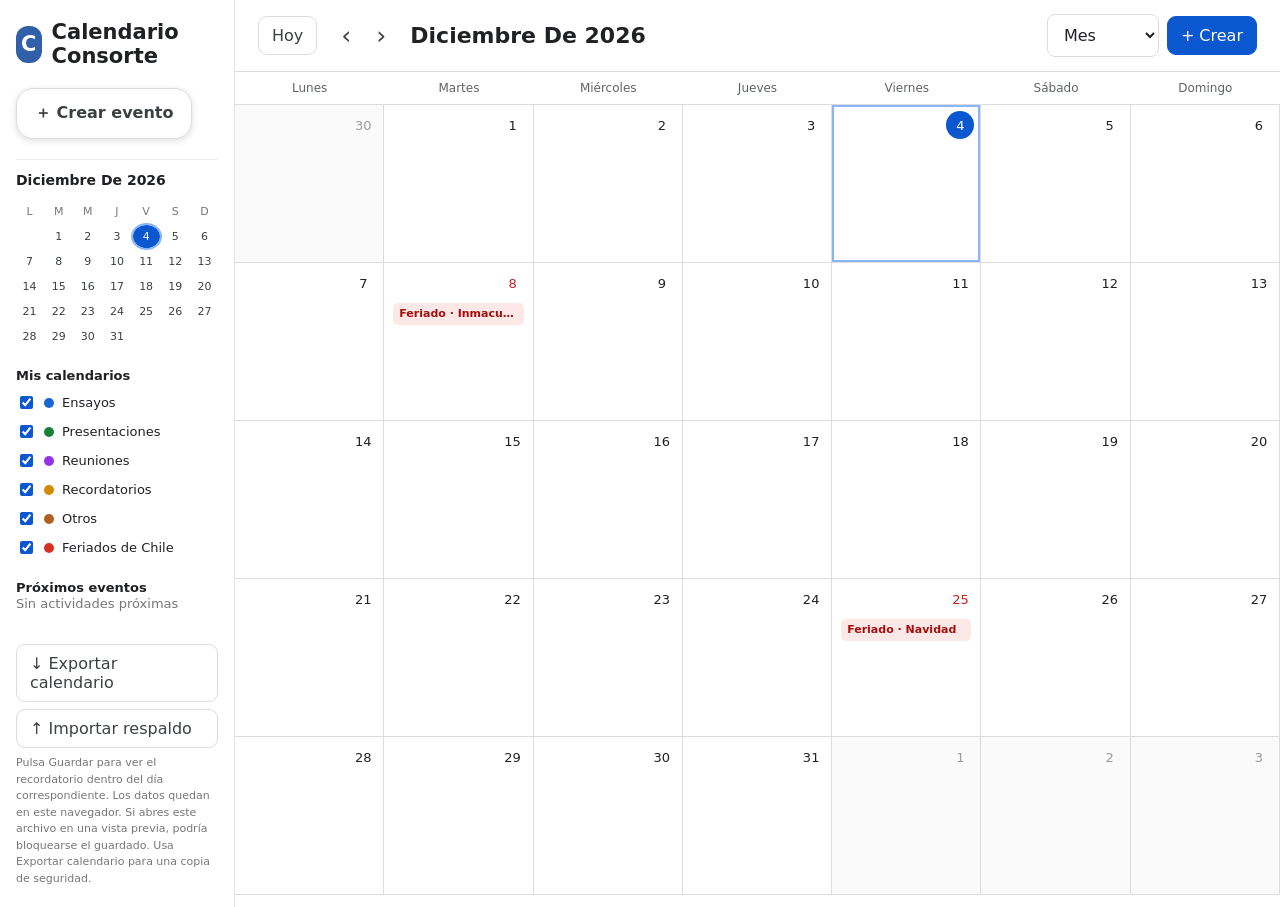
<file: calendar/index.html>
<!doctype html>
<html lang="es"><head><meta charset="utf-8"><meta name="viewport" content="width=device-width,initial-scale=1,viewport-fit=cover"><meta name="theme-color" content="#ffffff"><title>Calendario Consorte · Recordatorios</title>
<style>
:root{font-family:Inter,system-ui,-apple-system,'Segoe UI',sans-serif;color:#202124;background:#fff}*{box-sizing:border-box}body{margin:0}button,input,textarea,select{font:inherit}button{cursor:pointer;border:1px solid #dadce0;color:#3c4043;background:#fff;border-radius:9px;padding:9px 13px}button:hover{background:#f6f8fc}button:focus-visible,input:focus-visible,textarea:focus-visible,select:focus-visible{outline:3px solid #8ab4f8}input,textarea,select{border:1px solid #dadce0;border-radius:8px;padding:10px 12px;min-width:0;background:white;color:#202124}h1,h2,h3,p{margin-top:0}.layout{display:grid;grid-template-columns:235px minmax(0,1fr);min-height:100dvh}.side{border-right:1px solid #e0e3e7;padding:20px 16px;display:flex;flex-direction:column;gap:20px}.brand{display:flex;align-items:center;gap:10px;font-size:21px;font-weight:700}.brandmark{background:#315fa9;border-radius:12px;color:white;width:37px;height:37px;display:grid;place-items:center;font-size:21px}.primary{background:#0b57d0;color:white;border-color:#0b57d0}.primary:hover{background:#0848b3}.create{align-self:flex-start;border-radius:17px;padding:14px 18px;box-shadow:0 2px 7px #0002;font-weight:650}.mini-month{border-top:1px solid #eee;padding-top:12px}.mini-month h3{font-size:14px;text-transform:capitalize;margin-bottom:12px}.mini-grid{display:grid;grid-template-columns:repeat(7,1fr);gap:2px}.mini-grid span{text-align:center;padding:5px 2px;font-size:11px;color:#777}.mini-grid button{border:0;border-radius:50%;padding:5px 0;font-size:11px}.mini-grid button.today{background:#0b57d0;color:white}.mini-grid button.selected{outline:2px solid #8ab4f8}.categories{display:grid;gap:10px}.categories label{display:flex;align-items:center;gap:8px;font-size:13px}.categories input{accent-color:#0b57d0}.dot{width:10px;height:10px;display:inline-block;border-radius:50%;background:var(--c)}.side-actions{margin-top:auto;display:grid;gap:7px}.side-actions button{text-align:left}.foot{font-size:11px;color:#777;line-height:1.5}.main{min-width:0}.toolbar{padding:14px 23px;display:flex;align-items:center;gap:14px;border-bottom:1px solid #dadce0;flex-wrap:wrap}.period{font-size:22px;font-weight:550;min-width:180px;text-transform:capitalize}.navcontrol{display:flex;gap:5px}.navcontrol button{border:0;font-size:25px;padding:3px 10px}.right-tools{margin-left:auto;display:flex;align-items:center;gap:8px}.calendar{height:calc(100dvh - 77px);min-height:600px;display:flex;flex-direction:column}.weekdays{display:grid;grid-template-columns:repeat(7,minmax(0,1fr));border-bottom:1px solid #dadce0}.weekdays>span{font-size:12px;text-align:center;color:#5f6368;padding:9px}.days{display:grid;grid-template-columns:repeat(7,minmax(0,1fr));flex:1;grid-auto-rows:1fr}.day{min-width:0;min-height:92px;border-right:1px solid #dadce0;border-bottom:1px solid #dadce0;padding:6px;display:flex;flex-direction:column;gap:4px;position:relative;cursor:pointer;overflow:hidden;background:white}.day:hover{background:#f6f9ff}.day.other-month{background:#fafafa}.day.selected{box-shadow:inset 0 0 0 2px #8ab4f8}.num{font-size:13px;margin-left:auto;align-self:flex-end;width:28px;height:28px;display:grid;place-items:center;border-radius:50%}.day.today .num{background:#0b57d0;color:#fff}.day.other-month .num{color:#9b9b9b}.event{border:0;border-radius:4px;color:#fff;padding:3px 5px;font-size:12px;white-space:nowrap;overflow:hidden;text-overflow:ellipsis;width:100%;text-align:left;background:var(--event-color);cursor:pointer}.event:hover{filter:brightness(.93)}.more{font-size:11px;padding-left:5px;color:#536375}.agenda-list{max-height:250px;overflow:auto;display:grid;gap:6px}.agenda-list button{text-align:left;padding:9px}.list-heading{font-size:13px;font-weight:700}.empty{color:#777;font-size:13px}.dialog{border:1px solid #dadce0;border-radius:18px;padding:0;width:min(95vw,510px);max-height:92dvh;overflow:auto;box-shadow:0 20px 60px #0003}.dialog::backdrop{background:#2021247a}.dialog-head{display:flex;justify-content:space-between;align-items:center;background:#f1f3f4;padding:13px 20px}.dialog-head strong{font-size:17px}.dialog-head button{border:0;background:transparent;font-size:24px;padding:1px 7px}.dialog-body{padding:20px;display:grid;gap:13px}.dialog-body label{display:grid;gap:5px;font-size:13px;color:#50555d}.dialog-body input,.dialog-body select,.dialog-body textarea{width:100%}.dialog-body textarea{min-height:100px;resize:vertical}.actions{display:flex;justify-content:flex-end;gap:8px;align-items:center;flex-wrap:wrap;margin-top:9px}.danger{color:#b3261e}.notice{background:#eff6ff;padding:11px;border-radius:9px;font-size:12px;color:#3c4d63}.mobile-brand{display:none}.day.full{min-height:350px}.day.week{min-height:340px}.day.full .event,.day.week .event{font-size:14px;padding:8px}.view-day .days{grid-template-columns:1fr}.view-day .weekdays{display:none}.view-week .days{grid-template-columns:repeat(7,minmax(0,1fr))}@media(max-width:840px){.layout{grid-template-columns:1fr}.side{display:none}.mobile-brand{display:block;font-size:17px;font-weight:700}.toolbar{padding:12px;gap:7px}.period{min-width:0;font-size:19px}.right-tools{margin-left:0}.calendar{min-height:520px;height:calc(100dvh - 110px)}.day{min-height:75px;padding:3px;gap:2px}.num{width:22px;height:22px;font-size:11px}.event{font-size:10px;padding:4px 2px}.weekdays>span{font-size:10px;padding:7px 1px}.more{font-size:9px}.toolbar select{max-width:105px}.day.full,.day.week{min-height:350px}}@media(max-width:460px){.toolbar{justify-content:space-between}.right-tools{width:100%;justify-content:space-between}.calendar{height:calc(100dvh - 146px)}.day{min-height:65px}.period{font-size:17px}.event{font-size:10px}}

/* Feriados se muestran aparte de recordatorios personales. */
.holiday-pill{display:block;flex:none;padding:4px 6px;border-radius:5px;background:#fce8e6;color:#a50e0e;font-size:11px;line-height:1.25;font-weight:650;overflow:hidden;text-overflow:ellipsis;white-space:nowrap;margin:2px 3px 4px}
.day.has-holiday .num{color:#c5221f}
.day.has-holiday.today .num{color:white}
@media(max-width:600px){.holiday-pill{font-size:9px;padding:3px 2px}}

/* Paleta exclusiva de Biblioteca Consorte: conserva calendario y funciones intactos. */
html.library-theme,html.library-theme body{background:#f7f7f2;color:#253b38}
html.library-theme .layout{background:#f7f7f2;grid-template-columns:minmax(0,1fr)}
html.library-theme .side{display:none}
html.library-theme .toolbar{background:#e6f2ed;border-bottom-color:#bfd9cf}
html.library-theme .mobile-brand{display:block;color:#24584e}
html.library-theme .period{color:#224f47;font-weight:700}
html.library-theme button{border-color:#bed8ce;color:#28594f}
html.library-theme button:hover{background:#d8eee6}
html.library-theme .primary,html.library-theme .create{background:#287d6b;border-color:#287d6b;color:#fff}
html.library-theme .primary:hover,html.library-theme .create:hover{background:#216755}
html.library-theme .days,html.library-theme .calendar{background:#fffdf9}
html.library-theme .day{background:#fffdf9;border-color:#dbe7dd}
html.library-theme .day:hover{background:#e7f4ec}
html.library-theme .day.other-month{background:#f1f4ef}
html.library-theme .day.selected{box-shadow:inset 0 0 0 2px #409783}
html.library-theme .day.today .num{background:#287d6b;color:#fff}
html.library-theme .weekdays{background:#f4f7f1;border-bottom-color:#b9d6c9}
html.library-theme .weekdays>span{color:#365e56}
html.library-theme .holiday-pill{background:#f8ddea;color:#922b58}
html.library-theme .day.has-holiday .num{color:#922b58}
html.library-theme .day.has-holiday.today .num{color:#fff}
html.library-theme .dialog{border-color:#c8ddcd}
html.library-theme .dialog-head{background:#e2f0e8;color:#214f42}
html.library-theme .notice{background:#e9f4ed;color:#2b594a}
html.library-theme .event{background:var(--event-color)}
html.library-theme .day .event{filter:saturate(.8)}

/* Versión blanca integrada en Biblioteca Consorte: mismas funciones y recordatorios. */
html.white-theme,html.white-theme body{background:#ffffff;color:#272727}
html.white-theme .layout{grid-template-columns:minmax(0,1fr);background:#ffffff}
html.white-theme .side{display:none}
html.white-theme .mobile-brand{display:block;color:#282828}
html.white-theme .toolbar{background:#ffffff;border-bottom:1px solid #e1e1e1}
html.white-theme .period{color:#222;font-weight:650}
html.white-theme .days,html.white-theme .calendar,html.white-theme .day{background:#ffffff}
html.white-theme .day{border-color:#e6e6e6}
html.white-theme .day:hover{background:#f8f8f8}
html.white-theme .day.other-month{background:#fbfbfb}
html.white-theme .day.selected{box-shadow:inset 0 0 0 2px #ababab}
html.white-theme .day.today .num{background:#333333;color:#fff}
html.white-theme .weekdays{background:#ffffff;border-bottom-color:#ddd}
html.white-theme .weekdays>span{color:#666}
html.white-theme button{border-color:#dedede}
html.white-theme button:hover{background:#f2f2f2}
html.white-theme .primary{background:#353535;border-color:#353535;color:#fff}
html.white-theme .primary:hover{background:#171717}
html.white-theme .dialog{border-color:#ddd}
html.white-theme .dialog-head{background:#fafafa}
html.white-theme .notice{background:#fafafa;color:#333}
html.white-theme .holiday-pill{background:#fff0f0;color:#a32828}
html.white-theme .day.has-holiday .num{color:#ad2828}
html.white-theme .day.has-holiday.today .num{color:#fff}
</style><script>const calendarTheme=new URLSearchParams(location.search).get("theme");if(calendarTheme==="library")document.documentElement.classList.add("library-theme");if(calendarTheme==="white")document.documentElement.classList.add("white-theme");</script></head><body>
<div class="layout"><aside class="side"><div class="brand"><div class="brandmark">C</div>Calendario Consorte</div><button class="create" id="sideCreate">＋ Crear evento</button><div class="mini-month"><h3 id="miniTitle"></h3><div id="miniGrid" class="mini-grid"></div></div><div class="categories"><b class="list-heading">Mis calendarios</b><label><input type="checkbox" data-category="Ensayo" checked><span class="dot" style="--c:#1967d2"></span> Ensayos</label><label><input type="checkbox" data-category="Presentación" checked><span class="dot" style="--c:#188038"></span> Presentaciones</label><label><input type="checkbox" data-category="Reunión" checked><span class="dot" style="--c:#9334e6"></span> Reuniones</label><label><input type="checkbox" data-category="Recordatorio" checked><span class="dot" style="--c:#d28a00"></span> Recordatorios</label><label><input type="checkbox" data-category="Otro" checked><span class="dot" style="--c:#b06020"></span> Otros</label><label><input id="showHolidays" type="checkbox" checked><span class="dot" style="--c:#d93025"></span> Feriados de Chile</label></div><div><b class="list-heading">Próximos eventos</b><div class="agenda-list" id="upcoming"></div></div><div class="side-actions"><button id="exportBtn">↓ Exportar calendario</button><button id="importBtn">↑ Importar respaldo</button><input type="file" id="importFile" accept=".json,application/json" hidden><div class="foot">Pulsa Guardar para ver el recordatorio dentro del día correspondiente. Los datos quedan en este navegador. Si abres este archivo en una vista previa, podría bloquearse el guardado. Usa Exportar calendario para una copia de seguridad.</div></div></aside>
<main class="main"><header class="toolbar"><span class="mobile-brand">Calendario Consorte</span><button id="todayBtn">Hoy</button><div class="navcontrol"><button id="prevBtn" aria-label="Anterior">‹</button><button id="nextBtn" aria-label="Siguiente">›</button></div><strong class="period" id="periodTitle"></strong><div class="right-tools"><select id="viewSelect" aria-label="Vista"><option value="month">Mes</option><option value="week">Semana</option><option value="day">Día</option></select><button class="primary" id="createBtn">+ Crear</button></div></header>
<div id="saveWarning" role="alert" hidden style="position:fixed;bottom:14px;left:14px;right:14px;background:#fff3cd;color:#63440c;border:1px solid #e5bb4c;z-index:9001;padding:13px;border-radius:12px"></div><div id="saveNotice" role="status" aria-live="polite" style="display:none;position:fixed;top:12px;right:14px;background:#147d46;color:white;padding:12px 18px;border-radius:12px;z-index:9000;box-shadow:0 4px 15px #0003;font-weight:650">Recordatorio guardado</div><div id="calendar" class="calendar"><div id="weekdays" class="weekdays"><span>Lunes</span><span>Martes</span><span>Miércoles</span><span>Jueves</span><span>Viernes</span><span>Sábado</span><span>Domingo</span></div><div class="days" id="days"></div></div></main></div>
<dialog class="dialog" id="eventDialog" aria-labelledby="dialogTitle"><div class="dialog-head"><strong id="dialogTitle">Crear evento</strong><button type="button" id="closeDialog" aria-label="Cerrar">×</button></div><form id="eventForm" class="dialog-body"><label>Título<input id="eventTitle" maxlength="160" placeholder="Ensayo general de Navidad"></label><div style="display:grid;grid-template-columns:1fr 1fr;gap:10px"><label>Fecha<input id="eventDate" type="date" required></label><label>Hora<input id="eventTime" type="time"></label></div><label>Tipo<select id="eventType"><option>Ensayo</option><option>Presentación</option><option>Reunión</option><option>Recordatorio</option><option>Otro</option></select></label><label>Lugar<input id="eventPlace" maxlength="200" placeholder="Lugar (opcional)"></label><label>Notas, canciones o partituras<textarea id="eventNotes" placeholder="Canciones a tocar, indicaciones, repertorio, arreglos..."></textarea></label><div class="actions"><button class="danger" id="deleteBtn" type="button" hidden>Eliminar</button><button id="cancelBtn" type="button">Cancelar</button><button class="primary" id="saveEventBtn" type="submit">Guardar recordatorio</button></div></form></dialog>
<script>
(()=>{'use strict';
const $=id=>document.getElementById(id),key='consorte_calendar_independent_v1';
const colors={'Ensayo':'#1967d2','Presentación':'#188038','Reunión':'#9334e6','Recordatorio':'#d28a00','Otro':'#b06020'};
const dateKey=d=>[d.getFullYear(),String(d.getMonth()+1).padStart(2,'0'),String(d.getDate()).padStart(2,'0')].join('-');
const parseDate=s=>new Date(s+'T12:00:00');
const currentDate=new Date();let selected=dateKey(currentDate),month=new Date(currentDate.getFullYear(),currentDate.getMonth(),1),view='month',editing=null;
let events=[];try{const stored=JSON.parse(localStorage.getItem(key)||'[]');if(Array.isArray(stored))events=stored.filter(x=>x&&typeof x==='object'&&typeof x.date==='string'&&typeof x.title==='string')}catch{}
// Try two independent persistence mechanisms. The browser preview may block localStorage,
// but the event must still appear immediately and remain in memory if both stores are unavailable.
const DB_NAME='calendario_consorte_almacenamiento_v2';
function readIDB(){return new Promise(resolve=>{
  if(!window.indexedDB)return resolve(null);
  try{const req=indexedDB.open(DB_NAME,1);
    req.onupgradeneeded=()=>{if(!req.result.objectStoreNames.contains('calendario'))req.result.createObjectStore('calendario')};
    req.onerror=()=>resolve(null);
    req.onsuccess=()=>{const db=req.result;try{const transaction=db.transaction('calendario','readonly');const get=transaction.objectStore('calendario').get('eventos');get.onsuccess=()=>{db.close();resolve(Array.isArray(get.result)?get.result:null)};get.onerror=()=>{db.close();resolve(null)}}catch{db.close();resolve(null)}}
  }catch{resolve(null)}
})}
function writeIDB(items){return new Promise(resolve=>{
 if(!window.indexedDB)return resolve(false);
 try{const req=indexedDB.open(DB_NAME,1);
  req.onupgradeneeded=()=>{if(!req.result.objectStoreNames.contains('calendario'))req.result.createObjectStore('calendario')};
  req.onerror=()=>resolve(false);
  req.onsuccess=()=>{const db=req.result;try{const tx=db.transaction('calendario','readwrite');tx.objectStore('calendario').put(items,'eventos');tx.oncomplete=()=>{db.close();resolve(true)};tx.onerror=()=>{db.close();resolve(false)};tx.onabort=()=>{db.close();resolve(false)}}catch{db.close();resolve(false)}}
 }catch{resolve(false)}
})}
async function save(){
 let localOK=false;try{localStorage.setItem(key,JSON.stringify(events));localOK=true}catch(e){console.warn('Almacenamiento local no disponible',e)}
 const dbOK=await writeIDB(events);
 if(!localOK&&!dbOK){$('saveWarning').hidden=false;$('saveWarning').textContent='El recordatorio se agregó, pero este visor bloquea el almacenamiento permanente. Descarga el archivo y ábrelo en Chrome para conservarlo. También puedes usar «Exportar calendario».';}
 else{$('saveWarning').hidden=true}
 return localOK||dbOK;
}
async function loadSaved(){
 const stored=await readIDB();
 if(stored&&stored.length){const ids=new Set(events.map(e=>e.id));for(const x of stored)if(x&&typeof x.date==='string'&&typeof x.title==='string'&&!ids.has(x.id)){events.push(x);ids.add(x.id)}}
 render();
}

function showSaved(item){const el=$('saveNotice');el.textContent=(item.type==='Recordatorio'?'Recordatorio':'Evento')+' guardado: '+item.title+' · '+item.date;el.style.display='block';clearTimeout(showSaved.timeoutId);showSaved.timeoutId=setTimeout(()=>el.style.display='none',4200)}


// Feriados nacionales de Chile. Para 2026: calendario oficial de Gobierno de Chile.
// Para otros años: Nager.Holidays v4 (solo feriados nacionales), con caché local.
const holidayData={2026:{"2026-01-01":"Año Nuevo","2026-04-03":"Viernes Santo","2026-04-04":"Sábado Santo","2026-05-01":"Día del Trabajo","2026-05-21":"Glorias Navales","2026-06-21":"Pueblos Indígenas","2026-06-29":"San Pedro y San Pablo","2026-07-16":"Virgen del Carmen","2026-08-15":"Asunción de la Virgen","2026-09-18":"Independencia Nacional","2026-09-19":"Glorias del Ejército","2026-10-12":"Encuentro de Dos Mundos","2026-10-31":"Iglesias Evangélicas","2026-11-01":"Todos los Santos","2026-12-08":"Inmaculada Concepción","2026-12-25":"Navidad"}};
const requestedHolidayYears=new Set();
const HOLIDAY_CACHE_PREFIX='consorte_feriados_cl_v2_';
function holidayFor(date){const year=Number(date.slice(0,4));return holidayData[year]?.[date]||null}
async function fetchHolidayYear(year){
 if(year<2000||year>2100||requestedHolidayYears.has(year))return;
 requestedHolidayYears.add(year);
 if(!holidayData[year]){
  try{
    const cached=JSON.parse(localStorage.getItem(HOLIDAY_CACHE_PREFIX+year)||'null');
    if(cached&&typeof cached==='object'&&!Array.isArray(cached))holidayData[year]=cached;
  }catch{}
 }
 if(holidayData[year]){render();return}
 try{
  const response=await fetch('https://nagerholidays.com/api/v4/Holidays/CL/'+year);
  if(!response.ok)throw Error('Estado '+response.status);
  const data=await response.json();
  if(!Array.isArray(data))throw Error('Respuesta inesperada');
  const mapped={};
  for(const entry of data){
    if(!/^\d{4}-\d{2}-\d{2}$/.test(entry.date||''))continue;
    if(entry.nationalHoliday===false)continue;
    if(Array.isArray(entry.subdivisionCodes)&&entry.subdivisionCodes.length>0&&entry.nationalHoliday!==true)continue;
    if(Array.isArray(entry.holidayTypes)&&!entry.holidayTypes.includes('Public'))continue;
    mapped[entry.date]=entry.localName||entry.name||'Feriado';
  }
  if(!Object.keys(mapped).length)throw Error('Sin feriados disponibles');
  holidayData[year]=mapped;
  try{localStorage.setItem(HOLIDAY_CACHE_PREFIX+year,JSON.stringify(mapped))}catch{}
  render();
 }catch(error){console.warn('Feriados de '+year+' no disponibles:',error)}
}
function requestVisibleHolidays(dates){
 if(!$('showHolidays').checked)return;
 for(const year of new Set(dates.map(d=>d.getFullYear()))){if(!holidayData[year])fetchHolidayYear(year)}
}

const display=(d,opts)=>new Intl.DateTimeFormat('es-CL',opts).format(d);
const allowed=()=>new Set([...document.querySelectorAll('[data-category]:checked')].map(x=>x.dataset.category));
function render(){const categories=allowed(),root=$('days');root.replaceChildren();let dates=[];
if(view==='month'){$('periodTitle').textContent=display(month,{month:'long',year:'numeric'});const start=new Date(month);start.setDate(1-(start.getDay()+6)%7);const weeks=Math.ceil(((new Date(month.getFullYear(),month.getMonth()+1,0).getDate())+(new Date(month).getDay()+6)%7)/7);for(let i=0;i<weeks*7;i++){const d=new Date(start);d.setDate(start.getDate()+i);dates.push(d)}}
else if(view==='week'){const start=parseDate(selected);start.setDate(start.getDate()-(start.getDay()+6)%7);const end=new Date(start);end.setDate(end.getDate()+6);$('periodTitle').textContent=display(start,{day:'numeric',month:'short'})+' – '+display(end,{day:'numeric',month:'short',year:'numeric'});for(let i=0;i<7;i++){const d=new Date(start);d.setDate(start.getDate()+i);dates.push(d)}}
else {const d=parseDate(selected);$('periodTitle').textContent=display(d,{weekday:'long',day:'numeric',month:'long',year:'numeric'});dates=[d]}
$('calendar').className='calendar view-'+view;
for(const d of dates){const keydate=dateKey(d),cell=document.createElement('div');cell.className='day'+(keydate===dateKey(currentDate)?' today':'')+(keydate===selected?' selected':'')+(view==='month'&&d.getMonth()!==month.getMonth()?' other-month':'')+(view==='day'?' full':view==='week'?' week':'');cell.setAttribute('role','button');cell.tabIndex=0;cell.setAttribute('aria-label','Agregar evento el '+display(d,{weekday:'long',day:'numeric',month:'long',year:'numeric'}));
const num=document.createElement('span');num.className='num';num.textContent=String(d.getDate());cell.append(num);
const holiday=$('showHolidays').checked?holidayFor(keydate):null;
if(holiday){
 const tag=document.createElement('div');tag.className='holiday-pill';tag.textContent='Feriado · '+holiday;tag.title='Feriado nacional de Chile: '+holiday;
 cell.append(tag);cell.classList.add('has-holiday');
}
const dayEvents=events.filter(e=>e.date===keydate&&categories.has(e.type)).sort((a,b)=>(a.time||'').localeCompare(b.time||''));
const limit=view==='month'?3:30;
for(const e of dayEvents.slice(0,limit)){const btn=document.createElement('button');btn.className='event';btn.type='button';btn.style.setProperty('--event-color',colors[e.type]||colors.Otro);btn.textContent=(e.time?e.time+' ':'')+e.title;btn.title=e.title+(e.notes?' — '+e.notes:'');btn.onclick=ev=>{ev.stopPropagation();openEvent(e.date,e)};cell.append(btn)}
if(dayEvents.length>limit){const more=document.createElement('span');more.className='more';more.textContent='+'+(dayEvents.length-limit)+' más';cell.append(more)}
cell.onclick=()=>{selected=keydate;month=new Date(d.getFullYear(),d.getMonth(),1);render();openEvent(keydate)};
cell.onkeydown=e=>{if(e.target===cell&&(e.key==='Enter'||e.key===' ')){e.preventDefault();cell.click()}};
root.append(cell)}
renderMini();renderUpcoming();requestVisibleHolidays(dates)}
function renderMini(){const el=$('miniGrid');el.replaceChildren();$('miniTitle').textContent=display(month,{month:'long',year:'numeric'});for(const t of ['L','M','M','J','V','S','D']){const s=document.createElement('span');s.textContent=t;el.append(s)}const pad=(new Date(month.getFullYear(),month.getMonth(),1).getDay()+6)%7;for(let i=0;i<pad;i++)el.append(document.createElement('span'));const count=new Date(month.getFullYear(),month.getMonth()+1,0).getDate();for(let n=1;n<=count;n++){const d=new Date(month.getFullYear(),month.getMonth(),n),btn=document.createElement('button');btn.textContent=n;btn.className=(dateKey(d)===dateKey(currentDate)?'today ':'')+(dateKey(d)===selected?'selected':'');btn.onclick=()=>{selected=dateKey(d);render();openEvent(selected)};el.append(btn)}}
function renderUpcoming(){const root=$('upcoming');root.replaceChildren();const list=events.filter(e=>e.date>=dateKey(currentDate)&&allowed().has(e.type)).sort((a,b)=>(a.date+a.time).localeCompare(b.date+b.time)).slice(0,7);if(!list.length){const p=document.createElement('p');p.className='empty';p.textContent='Sin actividades próximas';root.append(p)}else for(const e of list){const b=document.createElement('button');b.textContent=e.date+' · '+e.title;b.onclick=()=>openEvent(e.date,e);root.append(b)}}
function openEvent(date,item=null){editing=item?.id||null;$('eventForm').reset();$('eventDate').value=date;$('eventTitle').value=item?.title||'';$('eventTime').value=item?.time||'';$('eventPlace').value=item?.place||'';$('eventNotes').value=item?.notes||'';$('eventType').value=item?.type||'Recordatorio';$('dialogTitle').textContent=item?'Editar evento':'Crear evento';$('deleteBtn').hidden=!item;$('eventDialog').showModal();setTimeout(()=>$('eventTitle').focus(),30)}
function closeEvent(){$('eventDialog').close();editing=null}
// Guardado directo: no depende del submit/validación de HTML.
const eventForm=$('eventForm'),saveBtn=$('saveEventBtn');
eventForm.noValidate=true;
saveBtn.type='button';
const errorNotice=document.createElement('p');
errorNotice.id='saveErrorNotice';
errorNotice.setAttribute('role','alert');
errorNotice.style.cssText='color:#a11d1d;font-weight:700;margin:10px 0;display:none';
eventForm.insertBefore(errorNotice,eventForm.querySelector('.actions'));
function showSaveError(message){errorNotice.textContent=message;errorNotice.style.display='block';}
function clearSaveError(){errorNotice.textContent='';errorNotice.style.display='none';}
function saveEventDirectly(){
 clearSaveError();
 const date=$('eventDate').value||selected||dateKey(new Date());
 const title=$('eventTitle').value.trim()||'Recordatorio';
 if(!/^\d{4}-\d{2}-\d{2}$/.test(date)||Number.isNaN(parseDate(date).getTime())){showSaveError('Selecciona una fecha válida.');return;}
 const item={id:editing||('evt_'+Date.now()+'_'+Math.random().toString(36).slice(2)),date,title,
 time:$('eventTime').value,type:$('eventType').value||'Recordatorio',
 place:$('eventPlace').value.trim(),notes:$('eventNotes').value.trim()};
 try{
  const idx=events.findIndex(x=>x.id===item.id);
  if(idx>=0)events[idx]=item;else events.push(item);
  selected=item.date;const dateObj=parseDate(item.date);
  month=new Date(dateObj.getFullYear(),dateObj.getMonth(),1);
  view='month';$('viewSelect').value='month';
  // Persistir inmediatamente, antes de cerrar la ventana.
  let localOK=false;try{localStorage.setItem(key,JSON.stringify(events));localOK=true}catch(error){console.warn('No se pudo guardar en localStorage:',error)}
  try{closeEvent()}catch(error){console.error('No se pudo cerrar la ventana:',error)}
  try{render();showSaved(item)}catch(error){showSaveError('Recordatorio creado, pero hubo un problema al mostrarlo: '+error.message);return}
  // IndexedDB es el respaldo secundario para el mismo evento.
  writeIDB(events).then(ok=>{if(!ok&&!localOK){$('saveWarning').hidden=false;$('saveWarning').textContent='El recordatorio se ve, pero el navegador no permitió almacenarlo. Utiliza Exportar calendario para conservarlo.'}else{$('saveWarning').hidden=true}});
 }catch(error){console.error('Error al guardar recordatorio:',error);showSaveError('No se pudo guardar: '+(error?.message||error))}
}
saveBtn.addEventListener('click',saveEventDirectly);
eventForm.addEventListener('submit',e=>{e.preventDefault();saveEventDirectly()});
$('deleteBtn').onclick=async()=>{if(!editing||!confirm('¿Eliminar este evento?'))return;const i=events.findIndex(x=>x.id===editing);if(i>=0){events.splice(i,1);closeEvent();render();await save()}else closeEvent()};
$('closeDialog').onclick=$('cancelBtn').onclick=closeEvent;
$('eventDialog').addEventListener('close',()=>{editing=null});
$('prevBtn').onclick=()=>navigate(-1);$('nextBtn').onclick=()=>navigate(1);
function navigate(delta){if(view==='month'){month.setMonth(month.getMonth()+delta)}else{const d=parseDate(selected);d.setDate(d.getDate()+(view==='week'?7:1)*delta);selected=dateKey(d);month=new Date(d.getFullYear(),d.getMonth(),1)}render()}
$('todayBtn').onclick=()=>{selected=dateKey(currentDate);month=new Date(currentDate.getFullYear(),currentDate.getMonth(),1);render()};
$('viewSelect').onchange=e=>{view=e.target.value;render()};
$('createBtn').onclick=$('sideCreate').onclick=()=>openEvent(selected);
for(const input of document.querySelectorAll('[data-category]'))input.onchange=render;
$('showHolidays').onchange=render;
$('exportBtn').onclick=()=>{const blob=new Blob([JSON.stringify({version:1,events},null,2)],{type:'application/json'});const url=URL.createObjectURL(blob),a=document.createElement('a');a.href=url;a.download='Calendario_Consorte_Respaldo.json';a.click();setTimeout(()=>URL.revokeObjectURL(url),15000)};
$('importBtn').onclick=()=>$('importFile').click();$('importFile').onchange=async e=>{const file=e.target.files?.[0];if(!file)return;try{const body=JSON.parse(await file.text()),items=Array.isArray(body)?body:body.events;if(!Array.isArray(items))throw Error('Formato inválido');const cleaned=items.filter(x=>x&&/^\d{4}-\d{2}-\d{2}$/.test(x.date)&&typeof x.title==='string').map(x=>({...x,id:x.id||'evt_'+Math.random().toString(36).slice(2)}));if(!confirm('¿Importar '+cleaned.length+' eventos? Se añadirán al calendario actual.'))return;const seen=new Set(events.map(x=>x.id));for(const x of cleaned)if(!seen.has(x.id)){events.push(x);seen.add(x.id)}save();render()}catch(err){alert('No se pudo importar: '+err.message)}e.target.value=''};
render();
loadSaved();
})();
</script></body></html>
</file>
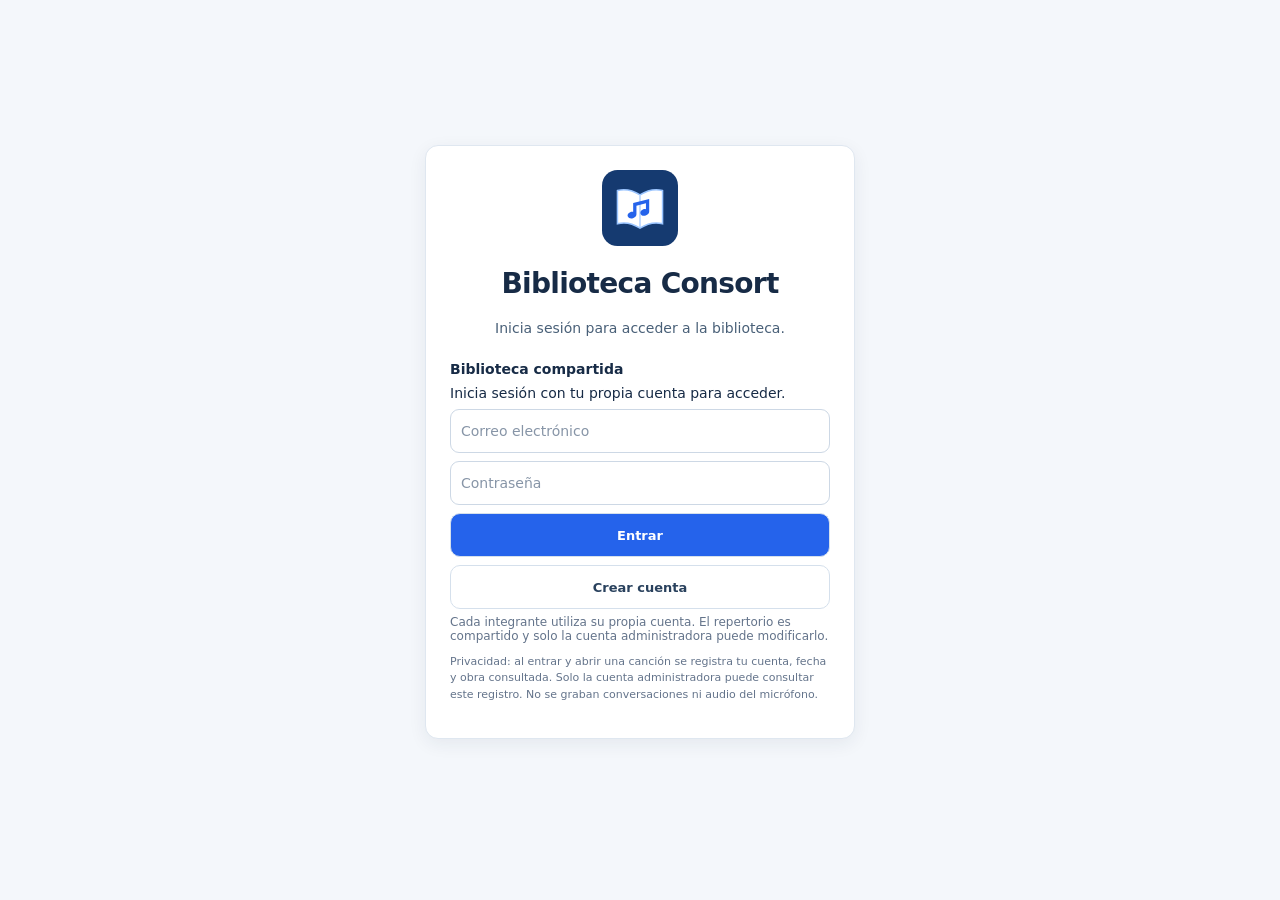
<file: biblioteca-actualizada.html>
<!doctype html><html lang="es"><head><meta charset="utf-8"><meta name="viewport" content="width=device-width,initial-scale=1"><title>Biblioteca Consort</title><script>location.replace("./"+location.search+location.hash)</script></head><body><p>La biblioteca se ha actualizado. <a href="./">Abrir Biblioteca Consort</a>.</p></body></html>
</file>
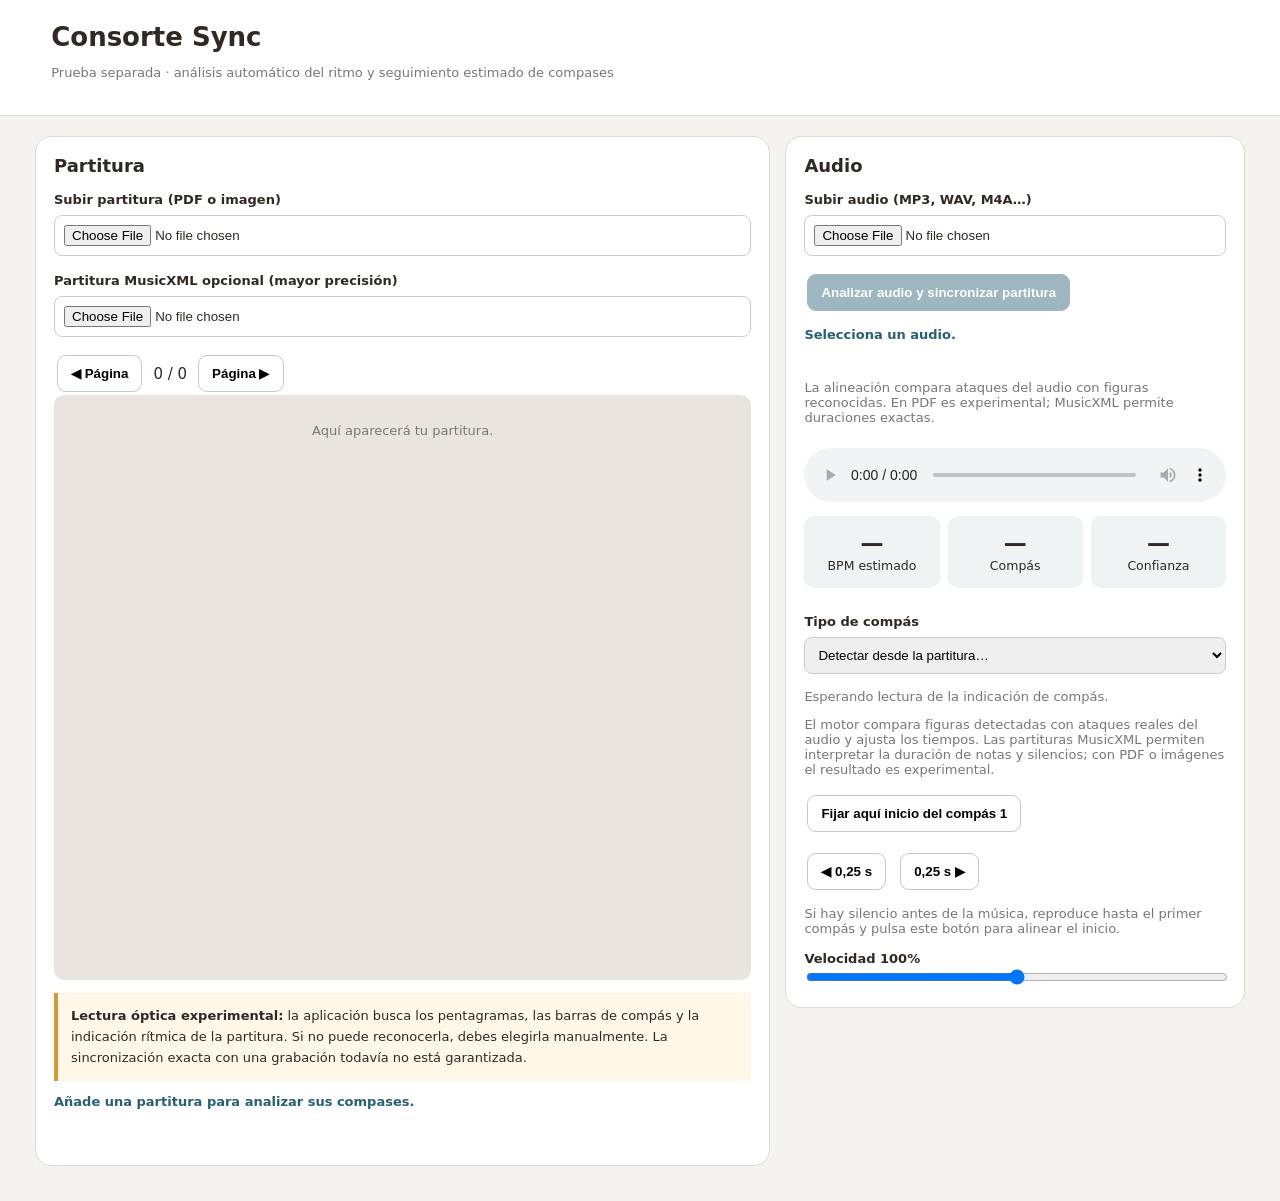
<file: consorte-sync-prueba.html>
<!doctype html><html lang="es"><head><meta charset="utf-8"><meta name="viewport" content="width=device-width,initial-scale=1"><title>Consorte Sync · Prueba automática</title><style>
*{box-sizing:border-box}body{margin:0;background:#f5f3ef;color:#302923;font:15px system-ui,sans-serif}header{padding:22px 4vw;background:#fff;border-bottom:1px solid #ddd}h1{margin:0;font-size:26px}header p,.muted{color:#777;font-size:13px}main{max-width:1250px;margin:auto;padding:20px;display:grid;grid-template-columns:1.6fr 1fr;gap:15px}.panel{background:white;border:1px solid #ddd9d4;border-radius:16px;padding:18px;margin-bottom:15px}.panel h2{margin:0 0 14px;font-size:18px}input[type=file],select{display:block;width:100%;margin:7px 0 15px;padding:9px;border:1px solid #ccc;border-radius:8px}label{font-size:13px;font-weight:600}button{border:1px solid #c2c9c9;background:#fff;border-radius:9px;padding:10px 13px;cursor:pointer;font-weight:600;margin:3px}button.primary{background:#276072;color:#fff;border-color:#276072}button:disabled{opacity:.45}audio{width:100%;margin:10px 0}.score{height:65vh;min-height:300px;overflow:auto;background:#e8e5df;border-radius:10px;padding:15px;text-align:center}.paper{position:relative;background:white;display:inline-block;max-width:100%;box-shadow:0 3px 14px #0002}.paper canvas,.paper img{max-width:100%;height:auto;display:block}.line{position:absolute;border:3px solid #ce8c14;background:#efbd4350;box-shadow:0 0 0 1px #fff8 inset;border-radius:5px;pointer-events:none;transition:left .14s linear,top .14s linear}.stats{display:flex;gap:8px}.stat{flex:1;background:#f0f3f3;padding:14px 6px;text-align:center;border-radius:10px}.stat b{font-size:23px;display:block}.note{background:#fff7e7;border-left:4px solid #d39c32;padding:13px;font-size:13px;line-height:1.6}.control{display:flex;gap:8px;flex-wrap:wrap;align-items:center}.control select,.control input{width:auto;margin:0}.status{min-height:40px;font-weight:600;color:#276072;font-size:13px}.beat{height:10px;background:#e4e4e4;flex:1;border-radius:3px}.beat.on{background:#c99431}#beats{display:flex;gap:5px;margin:12px 0}@media(max-width:750px){main{display:block}.score{height:55vh}}</style></head><body>
<header><h1>Consorte Sync</h1><p>Prueba separada · análisis automático del ritmo y seguimiento estimado de compases</p></header>
<main><section class="panel"><h2>Partitura</h2><label>Subir partitura (PDF o imagen)<input id="scoreFile" type="file" accept=".pdf,application/pdf,image/*"></label><div class="control"><button id="prevPage">◀ Página</button><span id="pages">0 / 0</span><button id="nextPage">Página ▶</button></div><div class="score" id="score"><p class="muted">Aquí aparecerá tu partitura.</p></div><p class="note"><b>Lectura óptica experimental:</b> la aplicación busca los pentagramas, las barras de compás y la indicación rítmica de la partitura. Si no puede reconocerla, debes elegirla manualmente. La sincronización exacta con una grabación todavía no está garantizada.</p><p id="scoreAnalysis" class="status" aria-live="polite">Añade una partitura para analizar sus compases.</p></section>
<aside><section class="panel"><h2>Audio</h2><label>Subir audio (MP3, WAV, M4A…) <input id="audioFile" type="file" accept="audio/*,.mp3,.wav,.m4a,.ogg"></label><button class="primary" id="analyze" disabled>Analizar audio y sincronizar partitura</button><p class="status" id="status">Selecciona un audio.</p><audio id="player" controls></audio><div class="stats"><div class="stat"><b id="bpm">—</b><small>BPM estimado</small></div><div class="stat"><b id="bar">—</b><small>Compás</small></div><div class="stat"><b id="confidence">—</b><small>Confianza</small></div></div><div id="beats"></div><label>Tipo de compás<select id="meter"><option value="">Detectar desde la partitura…</option><option value="2/4">2/4</option><option value="3/4">3/4</option><option value="4/4">4/4</option><option value="6/8">6/8</option><option value="2/2">2/2</option><option value="3/8">3/8</option><option value="9/8">9/8</option><option value="12/8">12/8</option></select></label><p id="meterReading" class="muted">Esperando lectura de la indicación de compás.</p><p class="muted">El motor compara figuras detectadas con ataques reales del audio y ajusta los tiempos. Las partituras MusicXML permiten interpretar la duración de notas y silencios; con PDF o imágenes el resultado es experimental.</p><p><button id="setStart">Fijar aquí inicio del compás 1</button></p><p class="muted">Si hay silencio antes de la música, reproduce hasta el primer compás y pulsa este botón para alinear el inicio.</p><label>Velocidad <span id="speedText">100%</span><input type="range" id="speed" min="50" max="150" value="100" step="5" style="width:100%"></label></section></aside></main>
<script>
'use strict';
const $=id=>document.getElementById(id);let doc=null,imgUrl=null,audioUrl=null,page=1,count=0,tempo=null,offset=0,animation=0,systems=[],scorePages=new Map(),readMeterBusy=false;const player=$('player');
const setStatus=s=>$('status').textContent=s;
async function pdfLibrary(){if(window.pdfjsLib)return pdfjsLib;return new Promise((resolve,reject)=>{const s=document.createElement('script');s.src='https://cdnjs.cloudflare.com/ajax/libs/pdf.js/3.11.174/pdf.min.js';s.onload=()=>{pdfjsLib.GlobalWorkerOptions.workerSrc='https://cdnjs.cloudflare.com/ajax/libs/pdf.js/3.11.174/pdf.worker.min.js';resolve(pdfjsLib)};s.onerror=()=>reject(Error('No se pudo cargar el visor PDF. Comprueba tu conexión.'));document.head.append(s)})}
function detectStaffSystems(canvas){
 // Find five evenly spaced horizontal strokes for each staff; search strong
 // horizontal ink over the page instead of inventing 6 staff rows.
 const ctx=canvas.getContext('2d',{willReadFrequently:true}),w=canvas.width,h=canvas.height;
 const pix=ctx.getImageData(0,0,w,h).data;
 const ink=(x,y)=>{const i=(y*w+x)*4;return pix[i]<155&&pix[i+1]<155&&pix[i+2]<155};
 const left=Math.floor(w*.12),right=Math.floor(w*.89),dx=Math.max(1,Math.floor(w/600));
 const density=new Float32Array(h);
 for(let y=1;y<h-1;y++){let n=0,m=0;for(let x=left;x<right;x+=dx){m++;if(ink(x,y))n++}density[y]=n/m}
 const lines=[];
 for(let y=2;y<h-2;y++){
  if(density[y]<.38||density[y]<density[y-1]||density[y]<density[y+1])continue;
  if(lines.length&&y-lines[lines.length-1]<4){if(density[y]>density[lines[lines.length-1]])lines[lines.length-1]=y;continue}
  lines.push(y);
 }
 const found=[];
 for(let i=0;i<lines.length-4;i++){
  const ys=lines.slice(i,i+5),g=(ys[4]-ys[0])/4;
  if(g<5||g>35||ys.slice(1).some((y,k)=>Math.abs(y-ys[k]-g)>Math.max(2.3,g*.24)))continue;
  if(found.some(v=>Math.abs(v.center-(ys[0]+ys[4])/2)<g*5))continue;
  found.push({ys,spacing:g,center:(ys[0]+ys[4])/2,top:Math.max(0,ys[0]-g*1.8)/h,height:Math.min(h-ys[0],g*7.6)/h});
  i+=4;
 }
 found.sort((a,b)=>a.center-b.center);
 // Distinguish full-height barlines from note stems by asking for continuous
 // vertical ink between staff lines; peaks close together form a single bar.
 for(const sys of found){
  const top=Math.ceil(sys.ys[0]+sys.spacing*.35),bottom=Math.floor(sys.ys[4]-sys.spacing*.35);
  const columns=[],minInk=.86;
  for(let x=Math.floor(w*.07);x<Math.floor(w*.94);x++){
   let hit=0,total=0;
   for(let y=top;y<=bottom;y+=2){total++;if(ink(x,y))hit++}
   if(total&&hit/total>minInk)columns.push(x);
  }
  let peaks=[];
  for(const x of columns)if(!peaks.length||x-peaks[peaks.length-1].last>3)peaks.push({first:x,last:x});else peaks[peaks.length-1].last=x;
  peaks=peaks.filter(v=>v.last-v.first<sys.spacing*.85).map(v=>(v.first+v.last)/2);
  // Merge double/repeat barlines but keep separated measure boundaries.
  const merged=[];
  for(const x of peaks)if(!merged.length||x-merged[merged.length-1]>sys.spacing*1.3)merged.push(x);else merged[merged.length-1]=(merged[merged.length-1]+x)/2;
  const x0=Math.max(w*.075,(merged[0]||w*.12)-sys.spacing*2);
  const leftStaff=merged.find(x=>x<w*.25)||w*.1;
  const boundaries=merged.filter(x=>x>=leftStaff);
  // A starting system bar is followed by a first musical measure; skip
  // oversized clef/time signature space only for the first system.
  let start=leftStaff;
  if(found.indexOf(sys)===0&&boundaries.length>=3){
   const gaps=boundaries.slice(1).map((x,i)=>x-boundaries[i]).filter(x=>x>sys.spacing*3);
   const median=gaps.sort((a,b)=>a-b)[Math.floor(gaps.length/2)]||w*.1;
   if(boundaries[1]-boundaries[0]>median*1.7)start=boundaries[0]+(boundaries[1]-boundaries[0]-median);
  }
  const edges=[start,...boundaries.filter(x=>x>start+sys.spacing*2.2)];
  // Use actual detected barlines. Do not fabricate evenly sized measures.
  sys.measures=[];
  for(let i=0;i<edges.length-1;i++){const x1=edges[i],x2=edges[i+1];if(x2-x1>sys.spacing*2)sys.measures.push({left:x1/w,width:(x2-x1)/w,top:sys.top,height:sys.height})}
 }
 return found;
}
function scoreMeasures(){return systems.flatMap(s=>s.measures||[])}
function setMeter(value,source){
 if(!/^(2\/4|3\/4|4\/4|6\/8|2\/2|3\/8|9\/8|12\/8)$/.test(value))return;
 $('meter').value=value;$('meterReading').textContent='Compás '+value+' · '+source;
 update();
}
async function meterFromPdfText(){
 if(!doc)return null;
 try{const pg=await doc.getPage(1),content=await pg.getTextContent(),words=content.items.map(x=>x.str||'').join(' ');
 return words.match(/(?:^|\s)(2\/4|3\/4|4\/4|6\/8|2\/2|3\/8|9\/8|12\/8)(?:\s|$)/)?.[1]||null}catch{return null}
}
async function meterFromOCR(canvas){
 // OCR needs network to load the recognition model, but the image stays
 // entirely in the browser. Only accept plausible stacked numerator/denominator.
 if(!window.Tesseract){
  const js=document.createElement('script');js.src='https://cdn.jsdelivr.net/npm/tesseract.js@5.1.1/dist/tesseract.min.js';
  await new Promise((resolve,reject)=>{js.onload=resolve;js.onerror=()=>reject(Error('OCR no disponible'));document.head.append(js)});
 }
 const first=systems[0];if(!first)return null;
 const w=canvas.width,h=canvas.height;
 const crop=document.createElement('canvas'),ctx=crop.getContext('2d');
 const x=Math.floor(w*.09),y=Math.floor((first.ys[0]-first.spacing*2));
 const cw=Math.floor(w*.36),ch=Math.round(first.spacing*8);
 crop.width=Math.max(1,cw);crop.height=Math.max(1,ch);
 ctx.fillStyle='white';ctx.fillRect(0,0,crop.width,crop.height);
 ctx.drawImage(canvas,x,Math.max(0,y),cw,ch,0,0,crop.width,crop.height);
 const result=await Tesseract.recognize(crop,'eng',{tessedit_char_whitelist:'01234689/'});
 const txt=(result.data?.text||'').replace(/\s+/g,'').trim();
 const m=txt.match(/(12|9|6|4|3|2)\/(8|4|2)/);
 if(m)return m[1]+'/'+m[2];
 // OCR often sees stacked notation as separated lines.
 const rows=(result.data?.text||'').split(/\n/).map(x=>x.replace(/[^\d]/g,'').trim()).filter(Boolean);
 for(let i=0;i<rows.length-1;i++){const v=rows[i]+'/'+rows[i+1];if(/^(2\/4|3\/4|4\/4|6\/8|2\/2|3\/8|9\/8|12\/8)$/.test(v))return v}
 return null;
}
async function render(){
 const target=$('score');target.replaceChildren();systems=[];
 if(!count)return;
 page=Math.max(1,Math.min(count,page));$('pages').textContent=page+' / '+count;
 const paper=document.createElement('div');paper.className='paper';target.append(paper);
 const c=document.createElement('canvas');
 if(doc){const pg=await doc.getPage(page),v=pg.getViewport({scale:1.6});c.width=Math.ceil(v.width);c.height=Math.ceil(v.height);paper.append(c);await pg.render({canvasContext:c.getContext('2d'),viewport:v}).promise}
 else{const image=new Image();image.src=imgUrl;await image.decode();c.width=image.naturalWidth;c.height=image.naturalHeight;paper.append(c);c.getContext('2d').drawImage(image,0,0)}
 try{systems=detectStaffSystems(c)}catch(e){console.warn(e)}
 scorePages.set(page,scoreMeasures().length);
 $('scoreAnalysis').textContent=systems.length+' pentagramas detectados · '+scoreMeasures().length+' compases con barras reconocidas en página '+page+'.';
 const rect=document.createElement('div');rect.id='cursor';rect.className='line';rect.hidden=!scoreMeasures().length;paper.append(rect);
 if(page===1&&!readMeterBusy&&!$('meter').value){
  readMeterBusy=true;
  $('meterReading').textContent='Leyendo indicación de compás de la partitura…';
  try{
   const fromText=await meterFromPdfText();
   if(fromText)setMeter(fromText,'extraído del PDF');
   else{const fromOCR=await meterFromOCR(c);if(fromOCR)setMeter(fromOCR,'lectura óptica, comprueba el resultado');else $('meterReading').textContent='No se pudo reconocer el tipo de compás. Selecciónalo manualmente.'}
  }catch(e){$('meterReading').textContent='No se pudo leer automáticamente el compás. Selecciónalo manualmente.'}
  finally{readMeterBusy=false}
 }
 update();
}
$('scoreFile').onchange=async e=>{const f=e.target.files?.[0];if(!f)return;if(imgUrl)URL.revokeObjectURL(imgUrl);imgUrl=URL.createObjectURL(f);doc=null;scorePages.clear();$('meter').value='';$('meterReading').textContent='Analizando partitura…';try{if(f.type==='application/pdf'||/\.pdf$/i.test(f.name)){doc=await(await pdfLibrary()).getDocument({data:await f.arrayBuffer()}).promise;count=doc.numPages}else count=1;page=1;await render()}catch(err){setStatus('Error al abrir partitura: '+err.message)}};
$('prevPage').onclick=()=>{page--;render()};$('nextPage').onclick=()=>{page++;render()};
$('audioFile').onchange=e=>{const f=e.target.files?.[0];if(!f)return;if(audioUrl)URL.revokeObjectURL(audioUrl);audioUrl=URL.createObjectURL(f);player.src=audioUrl;player.load();$('analyze').disabled=false;tempo=null;setStatus('Audio cargado. Pulsa Analizar ritmo.')};
function detect(b){const sr=b.sampleRate,step=Math.max(128,Math.round(sr/100));const a=b.getChannelData(0),n=Math.floor(a.length/step),rms=new Float32Array(n);for(let i=0;i<n;i++){let sum=0;for(let j=i*step;j<(i+1)*step;j++)sum+=a[j]*a[j];rms[i]=Math.sqrt(sum/step)}const flux=new Float32Array(n);for(let i=1;i<n;i++)flux[i]=Math.max(0,rms[i]-rms[i-1]);let best=90,bestScore=-1,mean=0;for(let bpm=55;bpm<=190;bpm++){const lag=Math.round(60/bpm*sr/step);let sum=0;for(let i=lag;i<n;i++)sum+=flux[i]*flux[i-lag];mean+=sum;if(sum>bestScore){bestScore=sum;best=bpm}}mean/=136;const confidence=Math.max(5,Math.min(95,Math.round((bestScore/(mean||1)-1)*15)));const samples=Math.min(n,Math.round(15*sr/step)),period=Math.round(60/best*sr/step);let strength=-1,phase=0;for(let o=0;o<period;o++){let v=0;for(let i=o;i<samples;i+=period)v+=flux[i];if(v>strength){strength=v;phase=o}}return {bpm:best,confidence,offset:phase*step/sr}}
$('analyze').onclick=async()=>{const f=$('audioFile').files?.[0];if(!f)return;const button=$('analyze');button.disabled=true;setStatus('Analizando el audio en tu dispositivo…');try{await new Promise(r=>setTimeout(r,40));const ctx=new(window.AudioContext||window.webkitAudioContext)();const buf=await ctx.decodeAudioData(await f.arrayBuffer());const d=detect(buf);await ctx.close();tempo=d.bpm;offset=d.offset;$('bpm').textContent=tempo;$('confidence').textContent=d.confidence+'%';setStatus('Análisis completado. Reproduce el audio para seguir los compases (aproximado).');update()}catch(err){setStatus('Error: '+err.message)}finally{button.disabled=false}};
function update(){
 if(!tempo)return;
 const meter=$('meter').value;
 if(!meter){$('bar').textContent='?';return}
 const [num,den]=meter.split('/').map(Number);
 const quarterUnitsPerBar=num*4/den;
 const beatFloat=Math.max(0,(player.currentTime-offset)*tempo/60);
 const bar=Math.floor(beatFloat/quarterUnitsPerBar)+1;
 const pulseCount=den===8&&num%3===0?num/3:num;
 const beatIndex=Math.floor((beatFloat%quarterUnitsPerBar)/quarterUnitsPerBar*pulseCount);
 $('bar').textContent=bar;
 $('beats').replaceChildren(...Array.from({length:pulseCount},(_,i)=>{let x=document.createElement('div');x.className='beat'+(beatIndex===i?' on':'');return x}));
 const measures=scoreMeasures(),totalKnown=[...scorePages.values()].reduce((a,b)=>a+b,0);
 let remaining=bar-1,desiredPage=1;
 for(let p=1;p<=count;p++){
  const n=scorePages.get(p);
  if(n===undefined)break;
  if(remaining<n){desiredPage=p;break}
  remaining-=n;desiredPage=p+1;
 }
 if(desiredPage!==page&&desiredPage<=count){page=desiredPage;render();return}
 const rect=$('cursor');
 if(rect){
  const measure=measures[remaining];
  if(!measure){rect.hidden=true;return}
  rect.hidden=false;
  rect.style.left=(measure.left*100)+'%';
  rect.style.width=(measure.width*100)+'%';
  rect.style.top=(measure.top*100)+'%';
  rect.style.height=(measure.height*100)+'%';
 }
}
function loop(){update();if(!player.paused)animation=requestAnimationFrame(loop)}player.onplay=()=>{cancelAnimationFrame(animation);loop()};player.onpause=()=>cancelAnimationFrame(animation);player.onseeked=update;$('meter').onchange=()=>{if($('meter').value)$('meterReading').textContent='Compás '+$('meter').value+' · seleccionado manualmente';update()};
$('setStart').onclick=()=>{if(!tempo){alert('Analiza primero el audio.');return}offset=player.currentTime;update();setStatus('Inicio de compás 1 fijado en '+offset.toFixed(1)+' segundos.')};
$('speed').oninput=()=>{player.playbackRate=Number($('speed').value)/100;$('speedText').textContent=$('speed').value+'%'};
</script><script src="./consorte-sync-inteligente.js?v=20261109c"></script></body></html>
</file>
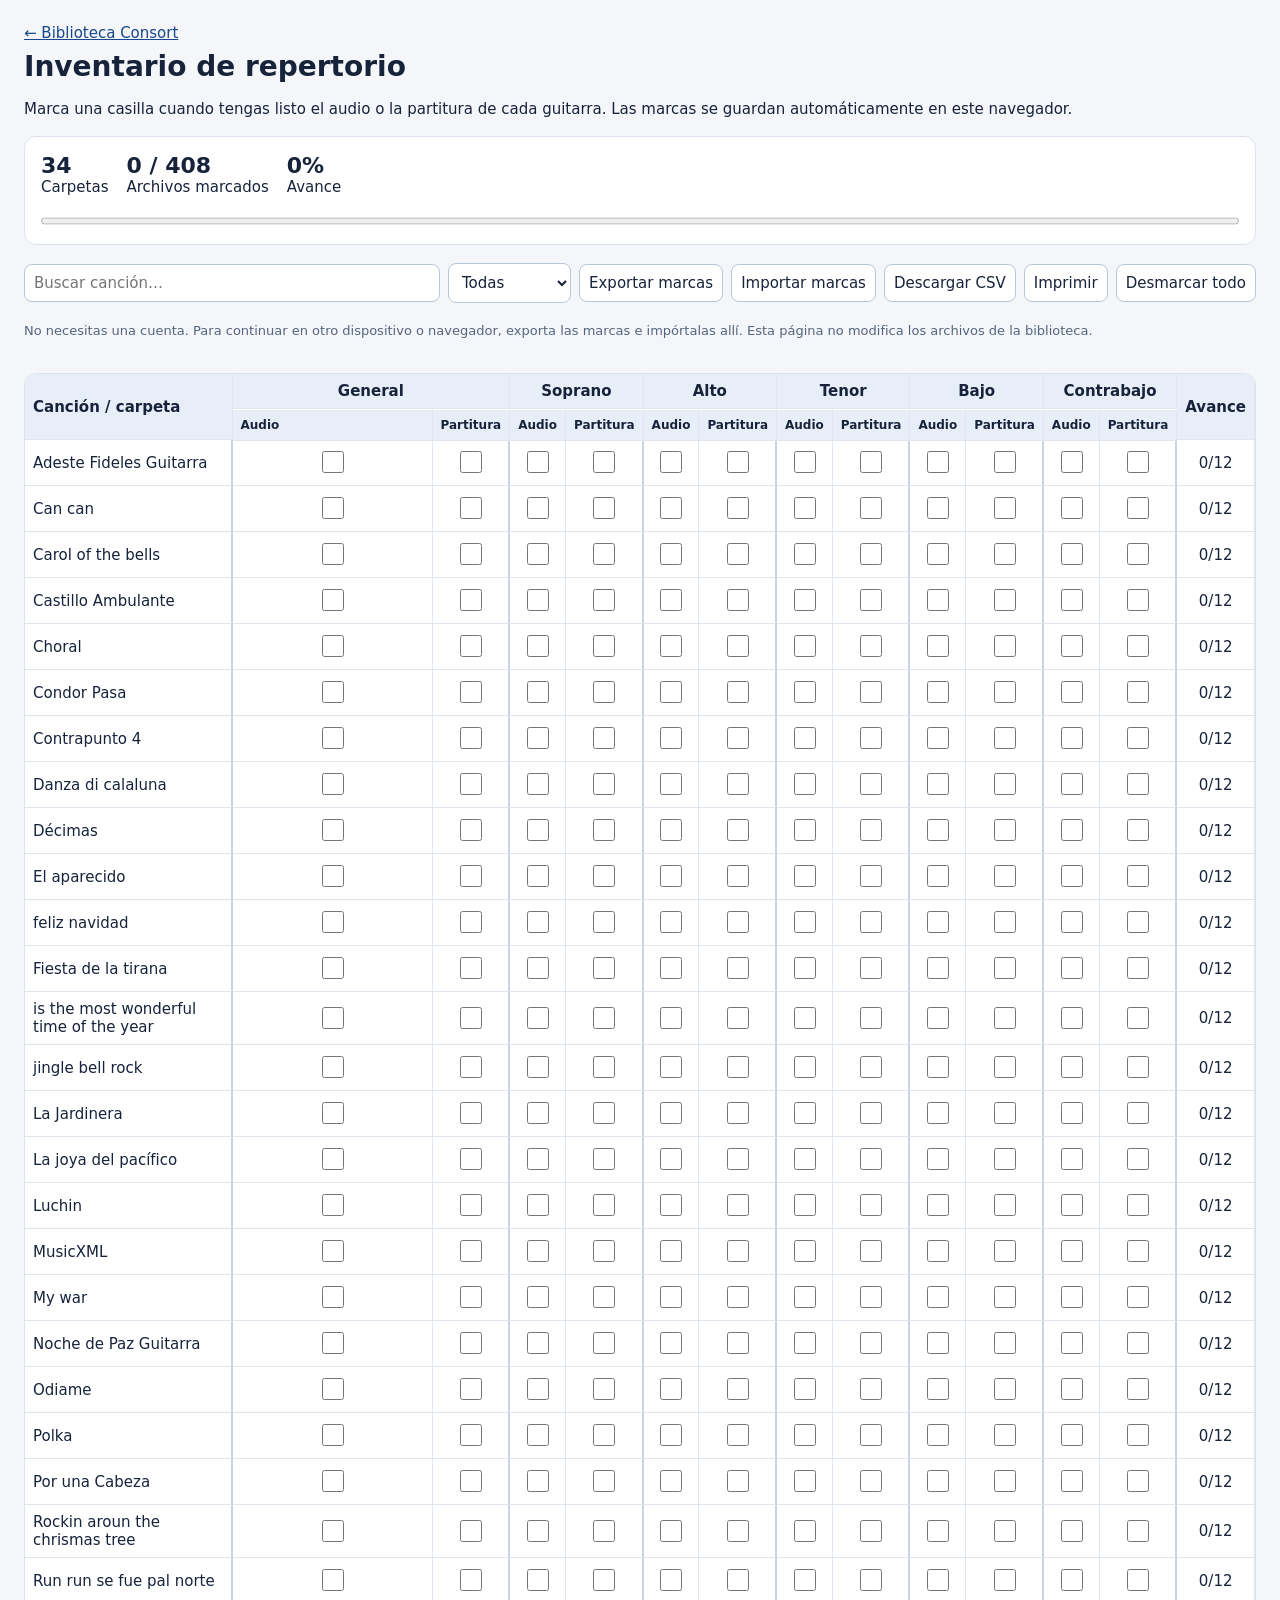
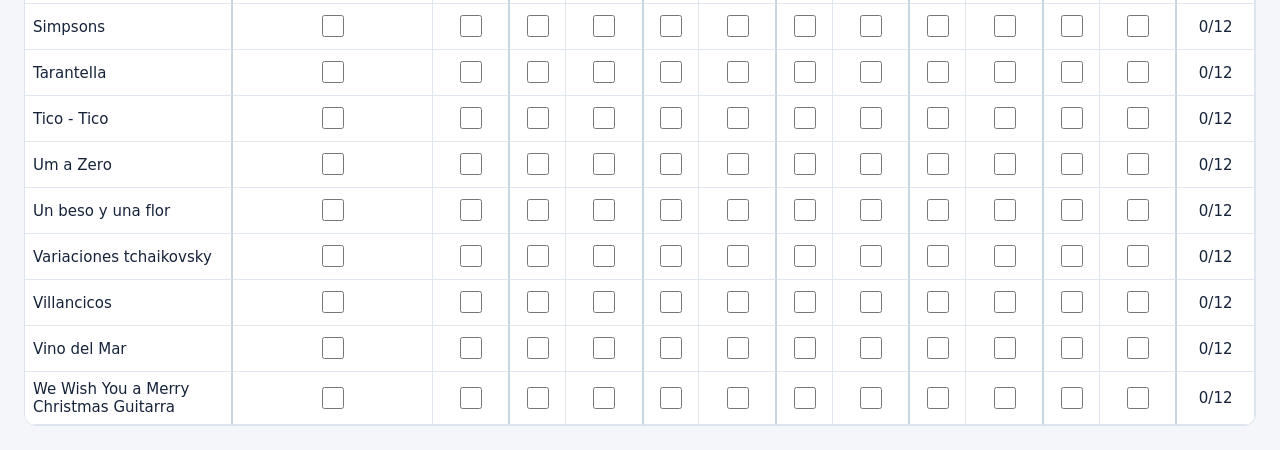
<file: inventario.html>
<!doctype html><html lang="es"><head><meta charset="utf-8"><meta name="viewport" content="width=device-width,initial-scale=1"><title>Inventario · Biblioteca Consort</title><style>
*{box-sizing:border-box}body{margin:0;background:#f4f6fa;color:#17233b;font:15px system-ui,sans-serif}main{max-width:1500px;margin:auto;padding:24px}h1{margin:8px 0;font-size:28px}p{line-height:1.5}a{color:#17488b}button,input,select{font:inherit}button,select,input[type=search]{border:1px solid #b9c6d6;border-radius:8px;background:white;padding:9px;color:#17233b}button{cursor:pointer}button:hover{background:#e4edfa}.tools{display:flex;gap:8px;flex-wrap:wrap;align-items:center;margin:18px 0}.tools input{flex:1;min-width:180px}.summary{display:flex;gap:18px;flex-wrap:wrap;background:white;padding:16px;border:1px solid #dce3ee;border-radius:12px}.summary strong{font-size:22px;display:block}progress{width:100%;height:14px;accent-color:#26774e}.scroll{overflow:auto;background:white;border:1px solid #dce3ee;border-radius:12px}table{border-collapse:separate;border-spacing:0;width:100%;min-width:1000px}th,td{border-bottom:1px solid #e0e6ee;border-right:1px solid #e0e6ee;padding:8px;text-align:center}thead th{background:#e8eef7;position:sticky;top:0}thead tr:nth-child(2) th{top:36px;font-size:12px}th:first-child,td:first-child{position:sticky;left:0;text-align:left;background:white;min-width:200px;max-width:260px;z-index:1}thead th:first-child{background:#e8eef7;z-index:2}td input{width:22px;height:22px;accent-color:#26774e;cursor:pointer}td:has(input:checked){background:#e1f3e8}td:nth-child(2n+1){border-right:2px solid #c9d4e2}.muted{color:#54657d;font-size:13px}#msg{min-height:20px}@media(max-width:600px){main{padding:12px}h1{font-size:23px}th:first-child,td:first-child{min-width:145px;max-width:145px;font-size:13px}}@media print{.tools,.muted,a,#msg{display:none}body{background:white}main{padding:0}.scroll{overflow:visible;border:0}table{min-width:0;font-size:9px}th,td{padding:3px}th:first-child,td:first-child{min-width:0;position:static}thead th{position:static}td input{width:12px;height:12px}}
</style></head><body><main><a href="./">← Biblioteca Consort</a><h1>Inventario de repertorio</h1><p>Marca una casilla cuando tengas listo el audio o la partitura de cada guitarra. Las marcas se guardan automáticamente en este navegador.</p><div class="summary"><div><strong id="songs">34</strong>Carpetas</div><div><strong id="done">0 / 408</strong>Archivos marcados</div><div><strong id="pct">0%</strong>Avance</div><progress id="progress" max="408" value="0"></progress></div><div class="tools"><input type="search" id="search" placeholder="Buscar canción…" aria-label="Buscar canción"><select id="filter" aria-label="Filtrar"><option value="all">Todas</option><option value="pending">Pendientes</option><option value="complete">Completas</option></select><button id="backup">Exportar marcas</button><button id="restore">Importar marcas</button><input type="file" id="file" accept=".json,application/json" hidden><button id="csv">Descargar CSV</button><button id="print">Imprimir</button><button id="reset">Desmarcar todo</button></div><p class="muted">No necesitas una cuenta. Para continuar en otro dispositivo o navegador, exporta las marcas e impórtalas allí. Esta página no modifica los archivos de la biblioteca.</p><div id="msg" role="status"></div><div class="scroll"><table id="table"></table></div></main><script>
'use strict';const names=["Adeste Fideles Guitarra","Can can","Carol of the bells","Castillo Ambulante","Choral","Condor Pasa","Contrapunto 4","Danza di calaluna","Décimas","El aparecido","feliz navidad","Fiesta de la tirana","is the most wonderful time of the year","jingle bell rock","La Jardinera","La joya del pacífico","Luchin","MusicXML","My war","Noche de Paz Guitarra","Odiame","Polka","Por una Cabeza","Rockin aroun the chrismas tree","Run run se fue pal norte","Simpsons","Tarantella","Tico - Tico","Um a Zero","Un beso y una flor","Variaciones tchaikovsky","Villancicos","Vino del Mar","We Wish You a Merry Christmas Guitarra"],voices=['General','Soprano','Alto','Tenor','Bajo','Contrabajo'],types=['Audio','Partitura'],key='consort-inventory-v1';let marks={};const $=id=>document.getElementById(id);try{marks=JSON.parse(localStorage.getItem(key)||'{}')||{}}catch(e){}const valid=new Set(names.flatMap((n,i)=>voices.flatMap((v,j)=>types.map((t,k)=>i+'-'+j+'-'+k))));function clean(obj){return Object.fromEntries(Object.entries(obj||{}).filter(([k,v])=>valid.has(k)&&v===true))}marks=clean(marks);function persist(){try{localStorage.setItem(key,JSON.stringify(marks));$('msg').textContent=''}catch(e){$('msg').textContent='No se pudo guardar en este navegador; exporta tus marcas.'}}function count(i){return Object.keys(marks).filter(k=>k.startsWith(i+'-')).length}function totals(){const n=Object.keys(marks).length;$('done').textContent=n+' / 408';$('pct').textContent=Math.round(n/408*100)+'%';$('progress').value=n}
function render(){const table=$('table');table.replaceChildren();const head=table.createTHead(),r=head.insertRow();const h=document.createElement('th');h.rowSpan=2;h.textContent='Canción / carpeta';r.append(h);for(const v of voices){const th=document.createElement('th');th.colSpan=2;th.textContent=v;r.append(th)}const end=document.createElement('th');end.rowSpan=2;end.textContent='Avance';r.append(end);const r2=head.insertRow();for(const v of voices)for(const t of types){const th=document.createElement('th');th.textContent=t;r2.append(th)}const body=table.createTBody();names.forEach((name,i)=>{if(!name.toLowerCase().includes($('search').value.toLowerCase()))return;const n=count(i),f=$('filter').value;if(f==='pending'&&n===12||f==='complete'&&n!==12)return;const row=body.insertRow();row.insertCell().textContent=name;for(let j=0;j<6;j++)for(let k=0;k<2;k++){const cell=row.insertCell(),input=document.createElement('input'),id=i+'-'+j+'-'+k;input.type='checkbox';input.checked=!!marks[id];input.setAttribute('aria-label',name+' '+voices[j]+' '+types[k]);input.onchange=()=>{if(input.checked)marks[id]=true;else delete marks[id];persist();totals();last.textContent=count(i)+'/12';if($('filter').value!=='all')render()};cell.append(input)}const last=row.insertCell();last.textContent=n+'/12'});totals()}
function download(data,name,type){const url=URL.createObjectURL(new Blob([data],{type})),a=document.createElement('a');a.href=url;a.download=name;document.body.append(a);a.click();a.remove();setTimeout(()=>URL.revokeObjectURL(url),1000)}
$('search').oninput=render;$('filter').onchange=render;$('backup').onclick=()=>download(JSON.stringify({version:1,marks},null,2),'consort-inventario.json','application/json');$('restore').onclick=()=>$('file').click();$('file').onchange=async e=>{try{const f=e.target.files[0];if(!f)return;const data=JSON.parse(await f.text());if(data.version!==1||!data.marks||typeof data.marks!=='object')throw Error('Archivo de inventario inválido');if(confirm('¿Combinar las marcas importadas con las actuales?')){marks={...marks,...clean(data.marks)};persist();render()}}catch(e){$('msg').textContent=e.message}finally{$('file').value=''}};$('reset').onclick=()=>{if(confirm('¿Desmarcar las 408 casillas? No se borrarán archivos musicales.')){marks={};persist();render()}};$('print').onclick=()=>window.print();$('csv').onclick=()=>{const quote=x=>'"'+String(x).replace(/"/g,'""')+'"';const rows=[['Canción',...voices.flatMap(v=>types.map(t=>v+' '+t))],...names.map((n,i)=>[n,...voices.flatMap((v,j)=>types.map((t,k)=>marks[i+'-'+j+'-'+k]?'Sí':'No'))])];download('\ufeff'+rows.map(r=>r.map(quote).join(';')).join('\r\n'),'inventario-consort.csv','text/csv;charset=utf-8')};render();
</script></body></html>
</file>
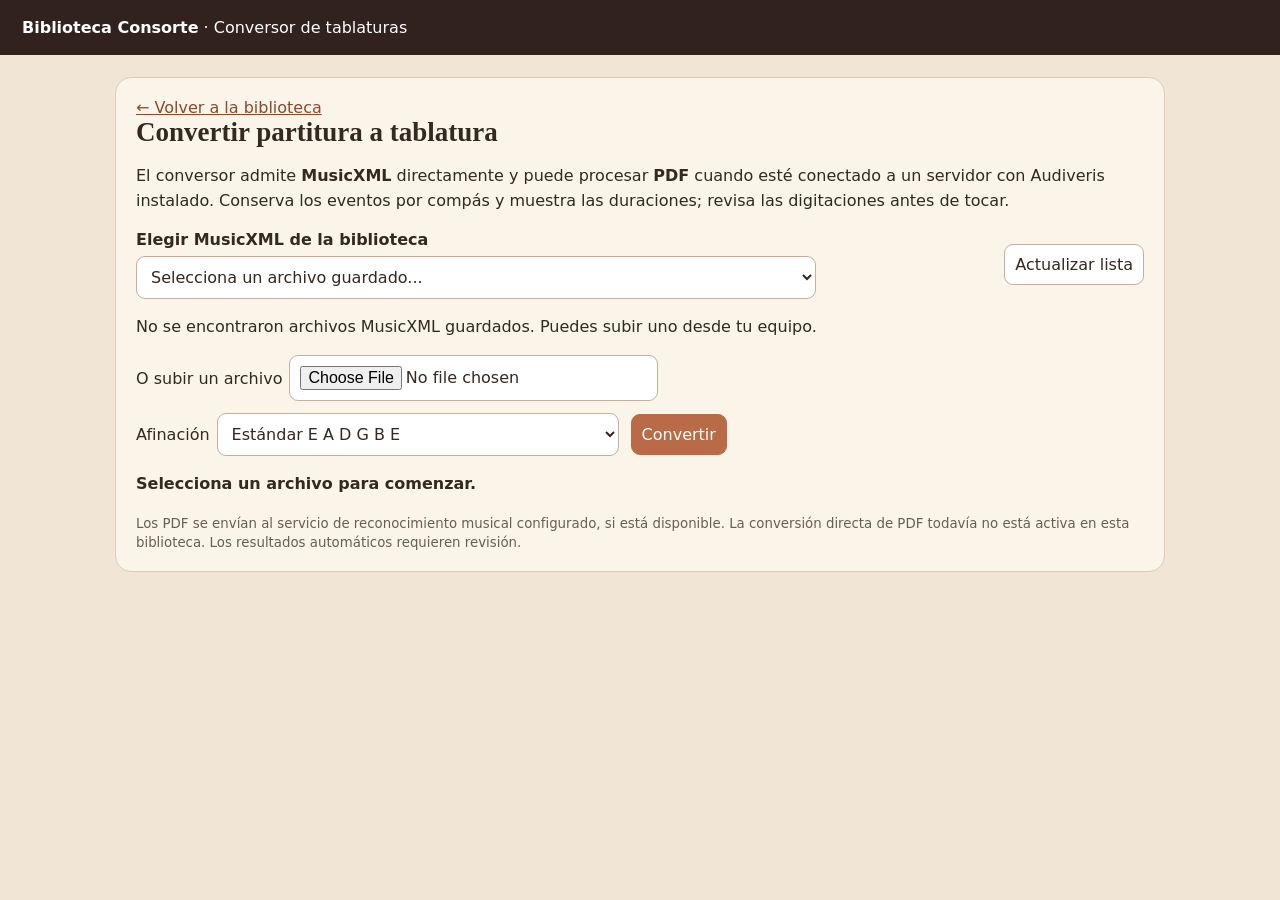
<file: tablaturas.html>
<!doctype html>
<html lang="es"><head><meta charset="utf-8"><meta name="viewport" content="width=device-width, initial-scale=1"><title>Conversor de tablaturas · Biblioteca Consorte</title>
<style>
:root{font-family:system-ui,Arial,sans-serif;color:#342820;background:#f1e6d6}*{box-sizing:border-box}body{margin:0}header{background:#32221e;color:white;padding:18px 22px}main{max-width:1080px;margin:22px auto;padding:0 15px}.card{background:#faf4e9;border:1px solid #decbb7;border-radius:16px;padding:20px;margin-bottom:18px}h1{margin:0;font: bold 27px Georgia,serif}h2{font: bold 23px Georgia,serif}p{line-height:1.55}button,.button,select,input{font:inherit;padding:10px;border-radius:9px;border:1px solid #c6af9d;background:white;color:#342820}button,.button{cursor:pointer}button.primary{background:#b86b46;color:white;border-color:#b86b46}a{color:#8b482e}.controls{display:flex;align-items:center;gap:12px;flex-wrap:wrap;margin:14px 0}label{display:flex;gap:7px;align-items:center}pre{white-space:pre;overflow-x:auto;background:white;border:1px solid #ddd1c2;border-radius:10px;padding:16px;line-height:1.6;font-size:14px}#result{display:none}.tab-sheet{background:#fff;color:#111;border:1px solid #ddd;padding:20px;border-radius:8px;overflow-x:auto}.tab-sheet h3{font:700 18px Georgia,serif;margin:14px 0 2px}.tab-sheet h4{font:600 13px Georgia,serif;margin:14px 0 2px}.tab-system{width:100%;display:block;max-width:100%;margin:4px auto 12px;overflow:visible}.tab-warning{color:#a43324}#tab{display:none}#feedback{font-weight:600}small{color:#6a5e53}input[type=file]{max-width:100%}body.embedded header{display:none}body.embedded main{max-width:none;margin:0;padding:4px}body.embedded main>.card:first-child>a{display:none}#libraryChoice{width:min(100%,680px)}@media print{header,.noprint,#feedback{display:none!important}.tab-sheet{border:0;padding:0}.tab-system{break-inside:avoid;page-break-inside:avoid}body{background:white}.card{border:0;padding:0}main{margin:0;max-width:none}pre{border:0;font-size:12px;white-space:pre-wrap}#result{display:block!important}}
</style></head><body>
<header><strong>Biblioteca Consorte</strong> · Conversor de tablaturas</header><main>
<div class="card noprint"><a href="./">← Volver a la biblioteca</a><h1>Convertir partitura a tablatura</h1>
<p>El conversor admite <strong>MusicXML</strong> directamente y puede procesar <strong>PDF</strong> cuando esté conectado a un servidor con Audiveris instalado. Conserva los eventos por compás y muestra las duraciones; revisa las digitaciones antes de tocar.</p>
<div class="controls"><label style="flex-direction:column;align-items:flex-start;flex:1;min-width:230px"><strong>Elegir MusicXML de la biblioteca</strong><select id="libraryChoice"><option value="">Selecciona un archivo guardado...</option></select></label><button type="button" id="reloadLibrary">Actualizar lista</button></div>
<p id="libraryNote"><small>Selecciona una partitura MusicXML que ya esté en una carpeta o subcarpeta. Si no la tienes guardada, también puedes subirla aquí.</small></p>
<div class="controls"><label>O subir un archivo <input type="file" id="file" accept=".musicxml,.xml,.mxl,.pdf"></label>
<label>Afinación <select id="tuning"><option value="standard">Estándar E A D G B E</option><option value="dropd">Drop D D A D G B E</option><option value="consort">Consort: 6 Mi · 5 La · 4 Sol · 3 Re · 2 La · 1 Mi</option></select></label>
<button class="primary" id="convert">Convertir</button></div>
<p id="feedback" role="status">Selecciona un archivo para comenzar.</p>
<small>Los PDF se envían al servicio de reconocimiento musical configurado, si está disponible. La conversión directa de PDF todavía no está activa en esta biblioteca. Los resultados automáticos requieren revisión.</small></div>
<div class="card" id="result"><h2 id="heading"></h2><p id="description"></p><div class="controls noprint"><button class="primary" id="download">Descargar tablatura PDF</button><button id="print">Imprimir</button></div><div id="engraved" class="tab-sheet"></div><pre id="tab" hidden></pre></div></main>
<script>
'use strict';
const $=id=>document.getElementById(id);
const pitchNames={C:0,D:2,E:4,F:5,G:7,A:9,B:11};
const standard=[40,45,50,55,59,64],dropD=[38,45,50,55,59,64],consort=[40,45,55,62,69,76];
const tuningLabels={standard:["E","A","D","G","B","e"],dropd:["D","A","D","G","B","e"],consort:["E","A","G","D","A","e"]};
function child(el,name){return Array.from(el?.children||[]).find(e=>e.localName===name)||null}
function children(el,name){return Array.from(el?.children||[]).filter(e=>e.localName===name)}
function txt(el,name){return (child(el,name)?.textContent||'').trim()}
function asMidi(note){let p=child(note,'pitch');if(!p)return null;const step=txt(p,'step');const octave=Number(txt(p,'octave'));return (octave+1)*12+pitchNames[step]+Number(txt(p,'alter')||0)}
function duration(note,divisions){let duration=Number(txt(note,'duration'));const type=txt(note,'type');if(!duration){const v={whole:4,half:2,quarter:1,eighth:.5,'16th':.25,'32nd':.125}[type]||0;duration=v*divisions}return duration/divisions}
function position(midi,open,prev){const positions=[];for(let i=0;i<6;i++){let fret=midi-open[i];if(fret>=0&&fret<=19)positions.push({string:i,fret,score:fret*.18+(fret>12?5:0)+(prev?Math.abs(fret-prev.fret)*.24:0)+(prev&&i!==prev.string?0.7:0)})}positions.sort((a,b)=>a.score-b.score);return positions[0]||null}
/* Abrir MusicXML comprimido (.mxl) sin bibliotecas externas. */
async function extractMXL(file){
 const buffer=await file.arrayBuffer(),view=new DataView(buffer),bytes=new Uint8Array(buffer);
 const u16=i=>view.getUint16(i,true),u32=i=>view.getUint32(i,true);
 let end=-1;
 for(let i=bytes.length-22;i>=Math.max(0,bytes.length-65557);i--){
  if(u32(i)===0x06054b50){end=i;break}
 }
 if(end<0)throw Error('Este archivo MXL no contiene un ZIP válido.');
 const count=u16(end+10),offset=u32(end+16);
 if(count>2000)throw Error('El MXL contiene demasiadas entradas.');
 const entries=new Map();let cursor=offset;
 for(let j=0;j<count;j++){
  if(cursor+46>bytes.length||u32(cursor)!==0x02014b50)throw Error('Directorio MXL dañado.');
  const flags=u16(cursor+8),method=u16(cursor+10),compressed=u32(cursor+20),nameLength=u16(cursor+28),extra=u16(cursor+30),comment=u16(cursor+32),local=u32(cursor+42);
  const name=new TextDecoder('utf-8').decode(bytes.subarray(cursor+46,cursor+46+nameLength));
  if(flags&1)throw Error('Los MXL protegidos con contraseña no son compatibles.');
  entries.set(name,{method,compressed,local});
  cursor+=46+nameLength+extra+comment;
 }
 async function readEntry(name){
  const e=entries.get(name);if(!e)throw Error('Falta un archivo interno del MXL: '+name);
  const i=e.local;if(i+30>bytes.length||u32(i)!==0x04034b50)throw Error('Entrada MXL incorrecta.');
  const start=i+30+u16(i+26)+u16(i+28),stop=start+e.compressed;
  if(stop>bytes.length)throw Error('Entrada MXL incompleta.');
  const data=bytes.slice(start,stop);
  if(e.method===0)return new TextDecoder('utf-8').decode(data);
  if(e.method!==8)throw Error('Método de compresión MXL no compatible.');
  if(typeof DecompressionStream==='undefined')throw Error('Tu navegador no puede descomprimir MXL. Exporta MusicXML sin comprimir.');
  const stream=new Blob([data]).stream().pipeThrough(new DecompressionStream('deflate-raw'));
  return await new Response(stream).text();
 }
 let rootfile=null;
 if(entries.has('META-INF/container.xml')){
  const container=new DOMParser().parseFromString(await readEntry('META-INF/container.xml'),'application/xml');
  const node=Array.from(container.getElementsByTagName('*')).find(e=>e.localName==='rootfile');
  rootfile=node?.getAttribute('full-path')||null;
 }
 if(!rootfile||!entries.has(rootfile))rootfile=[...entries.keys()].find(n=>/\.(musicxml|xml)$/i.test(n)&&!n.startsWith('META-INF/'));
 if(!rootfile)throw Error('Este MXL no incluye una partitura MusicXML.');
 return await readEntry(rootfile);
}

function parseXML(source){
 const xml=new DOMParser().parseFromString(source,'application/xml');
 if(xml.querySelector('parsererror'))throw Error('El MusicXML no es válido.');
 const names=new Map();
 for(const p of [...xml.getElementsByTagName('score-part')])names.set(p.getAttribute('id'),txt(p,'part-name')||txt(p,'part-abbreviation'));
 const parts=[...xml.getElementsByTagName('part')].filter(el=>el.parentElement?.localName==='score-partwise');
 if(!parts.length)throw Error('No se encontraron partes musicales en formato score-partwise.');
 const out=[];
 for(const [pi,part] of parts.entries()){
  let divisions=1;let fifths=0;let beats='4',beatType='4';const measures=[];
  for(const measure of children(part,'measure')){
   let cursor=0,lastStart=0;const voices=new Map();
   const add=(voice,item)=>{if(!voices.has(voice))voices.set(voice,[]);voices.get(voice).push(item)};const harmonies=[];
   for(const el of [...measure.children]){
    if(el.localName==='attributes'){divisions=Number(txt(el,'divisions'))||divisions;const key=child(el,'key');if(key&&txt(key,'fifths')!=='')fifths=Number(txt(key,'fifths'))||0;const time=child(el,'time');if(time){beats=txt(time,'beats')||beats;beatType=txt(time,'beat-type')||beatType}continue}
    if(el.localName==='harmony'){const root=child(el,'root');const step=txt(root,'root-step');const alt=Number(txt(root,'root-alter')||0);const kind=txt(el,'kind');if(step)harmonies.push({start:cursor,label:step+(alt===1?'#':alt===-1?'b':'')+({minor:'m',major:'',dominant:'7','major-seventh':'maj7','minor-seventh':'m7',diminished:'dim',augmented:'aug'}[kind]??(kind||''))});continue}
    if(el.localName==='backup'){cursor=Math.max(0,cursor-Number(txt(el,'duration')||0)/divisions);continue}
    if(el.localName==='forward'){cursor+=Number(txt(el,'duration')||0)/divisions;continue}
    if(el.localName!=='note'||child(el,'grace'))continue;
    const d=Math.max(0,duration(el,divisions)),voice=txt(el,'voice')||'1';
    const chord=!!child(el,'chord'),start=chord?lastStart:cursor;
    if(!chord){lastStart=start;cursor+=d}
    if(child(el,'rest')){add(voice,{start,d,rest:true,notes:[]});continue}
    const midi=asMidi(el);if(!Number.isFinite(midi))continue;
    const technical=child(child(el,'notations'),'technical');
    const string=Number(txt(technical,'string')),fret=Number(txt(technical,'fret'));
    const fingering=string>=1&&string<=6&&Number.isInteger(fret)&&fret>=0?{string:6-string,fret}:null;
    const tied=[...children(el,'tie'),...children(child(el,'notations'),'tied')].some(t=>t.getAttribute('type')==='stop');
    const notes=voices.get(voice)||[];
    const previous=notes.at(-1);
    if(chord&&previous&&!previous.rest&&Math.abs(previous.start-start)<0.001)previous.notes.push({midi,fingering,tied,step:txt(child(el,'pitch'),'step'),octave:Number(txt(child(el,'pitch'),'octave')),alter:Number(txt(child(el,'pitch'),'alter')||0)});
    else add(voice,{start,d,rest:false,notes:[{midi,fingering,tied,step:txt(child(el,'pitch'),'step'),octave:Number(txt(child(el,'pitch'),'octave')),alter:Number(txt(child(el,'pitch'),'alter')||0)}]});
   }
   measures.push({number:measure.getAttribute('number')||String(measures.length+1),voices,harmonies,fifths,beats,beatType});
  }
  out.push({name:names.get(part.getAttribute('id'))||'Guitarra '+(pi+1),measures});
 }
 return out;
}
function assignChord(notes,open,prev){
 const options=notes.map(note=>{
  if(note.fingering){const p=note.fingering;return [{...p,score:open[p.string]+p.fret===note.midi?-1000:3+p.fret*.1}]}
  return open.map((base,string)=>({string,fret:note.midi-base})).filter(p=>p.fret>=0&&p.fret<=24)
   .map(p=>({...p,score:p.fret*.16+(p.fret>12?4:0)+(prev?Math.abs(p.fret-prev.fret)*.2+(p.string!==prev.string?.5:0):0)}))
   .sort((a,b)=>a.score-b.score);
 });
 let best=null;
 function visit(i,used,chosen,score){
  if(i===options.length){if(!best||score<best.score)best={chosen:[...chosen],score};return}
  for(const p of options[i]){
   if(used.has(p.string))continue;
   used.add(p.string);chosen.push(p);
   visit(i+1,used,chosen,score+p.score);chosen.pop();used.delete(p.string);
  }
 }
 visit(0,new Set(),[],0);
 return best?.chosen||null;
}
function render(parts,open,labels){
 let total=0,unplayable=0;
 const output=[];
 for(const part of parts){
  output.push(part.name+'\n');
  const allVoices=new Set(part.measures.flatMap(m=>[...m.voices.keys()]));
  for(const voice of [...allVoices].sort()){
   if(allVoices.size>1)output.push('Voz '+voice+'\n');
   let prev=null;
   for(const measure of part.measures){
    const events=(measure.voices.get(voice)||[]).slice().sort((a,b)=>a.start-b.start);
    const lines=Array.from({length:6},()=>[]),times=[];
    let lastEnd=0;
    for(const event of events){
     if(event.start>lastEnd+0.001){
      for(let j=0;j<6;j++)lines[j].push('---');
      times.push('silencio '+Number((event.start-lastEnd).toFixed(3)));
     }
     total++;
     const cells=Array(6).fill('---');
     if(!event.rest){
      const positions=assignChord(event.notes,open,prev);
      if(positions)for(let i=0;i<positions.length;i++){
       const p=positions[i];cells[p.string]=String(p.fret).padStart(3,'-');prev=p;
      }
      else{unplayable++;cells[5]='-??'}
     }
     times.push((event.rest?'silencio':'nota')+' '+Number(event.d.toFixed(3)));
     for(let j=0;j<6;j++)lines[j].push(cells[j]);
     lastEnd=Math.max(lastEnd,event.start+event.d);
    }
    output.push('Compás '+measure.number+'\n');
    for(let j=5;j>=0;j--)output.push(labels[j]+'|'+lines[j].join('-')+'|\n');
    output.push('Duración en negras: '+times.join(' · ')+'\n\n');
   }
  }
  output.push('\n');
 }
 return {text:output.join(''),total,unplayable};
}

let scoreSystems=[];
const SVG_NS='http://www.w3.org/2000/svg';
function svgNode(tag,attrs={},value){
 const el=document.createElementNS(SVG_NS,tag);
 for(const [k,v] of Object.entries(attrs))el.setAttribute(k,String(v));
 if(value!==undefined)el.textContent=value;
 return el;
}

function drawTabSystems(parts,open,labels){
 const root=$('engraved');root.replaceChildren();scoreSystems=[];
 const W=920,H=250,left=76,right=22,staffTop=55,staffGap=10,tabTop=143,tabGap=14;
 const add=(svg,tag,attrs,value)=>{const n=svgNode(tag,attrs,value);svg.append(n);return n};
 const stepIndex={C:0,D:1,E:2,F:3,G:4,A:5,B:6};
 const noteY=note=>staffTop+4*staffGap-((Number(note.octave)-4)*7+(stepIndex[note.step]??2)-2)*staffGap/2;
 function drawMeasure(part,voice,measure,prevState){
  const svg=svgNode('svg',{viewBox:'0 0 '+W+' '+H,class:'tab-system',xmlns:SVG_NS,'aria-label':'Pentagrama y tablatura alineados del compás '+measure.number});
  const events=(measure.voices.get(voice)||[]).slice().sort((a,b)=>a.start-b.start);
  const total=Math.max(Number(measure.beats)*4/Number(measure.beatType)||4,...events.map(e=>e.start+e.d),1);
  const xpos=t=>left+75+Math.max(0,t)/total*(W-left-right-105);
  const line=(x1,y1,x2,y2,width=1)=>add(svg,'line',{x1,y1,x2,y2,stroke:'#171717','stroke-width':width});
  const text=(x,y,str,size=14,extra={})=>add(svg,'text',{x,y,fill:'#111','font-family':'Arial,sans-serif','font-size':size,...extra},str);
  for(let i=0;i<5;i++)line(left,staffTop+i*staffGap,W-right,staffTop+i*staffGap,.9);
  for(let i=0;i<6;i++)line(left,tabTop+i*tabGap,W-right,tabTop+i*tabGap,.9);
  line(left,staffTop,left,tabTop+5*tabGap,1.5);
  line(W-right,staffTop,W-right,tabTop+5*tabGap,1.5);
  text(5,staffTop+13,String(measure.number),16,{'font-weight':'bold'});
  text(37,staffTop+30,'𝄞',39,{'font-family':'DejaVu Sans,serif'});
  text(22,tabTop+40,'TAB',15,{'font-family':'Georgia,serif','font-weight':'bold'});
  if(measure.number==='1'){
   text(left+29,staffTop+18,String(measure.beats),16,{'font-weight':'bold'});
   text(left+29,staffTop+35,String(measure.beatType),16,{'font-weight':'bold'});
  }
  for(const h of measure.harmonies||[])text(xpos(h.start),26,h.label,16,{'font-weight':'bold','text-anchor':'middle'});
  for(const event of events){
   const x=xpos(event.start),d=event.d||1;
   if(event.rest){
    text(x,staffTop+24,'𝄽',19,{'text-anchor':'middle','font-family':'DejaVu Sans,serif'});
    continue;
   }
   const positions=assignChord(event.notes,open,prevState.prev);
   for(const note of event.notes){
    const y=noteY(note);
    if(!Number.isFinite(y))continue;
    if(y<staffTop-2)for(let v=staffTop-10;v>=y-1;v-=10)line(x-11,v,x+11,v,1);
    if(y>staffTop+40+2)for(let v=staffTop+50;v<=y+1;v+=10)line(x-11,v,x+11,v,1);
    const filled=d<2;
    add(svg,'ellipse',{cx:x,cy:y,rx:6.8,ry:4.4,transform:'rotate(-18 '+x+' '+y+')',stroke:'#111','stroke-width':1.3,fill:filled?'#111':'#fff'});
    if(note.alter)text(x-17,y+4,note.alter>0?'♯':'♭',18,{'font-family':'DejaVu Sans,serif'});
    if(d<4){
     const up=y>=staffTop+20,stemX=up?x+6:x-6,tip=up?y-33:y+33;
     line(stemX,y,stemX,tip,1.5);
     if(d<1){
      const count=d<=.125?3:d<=.25?2:1;
      for(let j=0;j<count;j++){
       const sy=tip+(up?j*7:-j*7);
       add(svg,'path',{d:up?('M '+stemX+' '+sy+' q 17 7 11 24'):('M '+stemX+' '+sy+' q -17 -7 -11 -24'),stroke:'#111','stroke-width':1.5,fill:'none'});
      }
     }
    }
   }
   if(!positions){
    text(x,tabTop+42,'?',15,{fill:'#b22','text-anchor':'middle'});
    continue;
   }
   for(const p of positions){
    const y=tabTop+(5-p.string)*tabGap,number=String(p.fret);
    add(svg,'rect',{x:x-7,y:y-8,width:14+(number.length-1)*6,height:16,fill:'#fff'});
    text(x,y+5,number,14,{'text-anchor':'middle'});
    prevState.prev=p;
   }
  }
  return svg;
 }
 for(const part of parts){
  const heading=document.createElement('h3');heading.textContent=part.name;root.append(heading);
  const voices=[...new Set(part.measures.flatMap(m=>[...m.voices.keys()]))].sort();
  for(const voice of voices){
   if(voices.length>1){const sub=document.createElement('h4');sub.textContent='Voz '+voice;root.append(sub)}
   const prev={prev:null};
   for(const measure of part.measures){
    const svg=drawMeasure(part,voice,measure,prev);
    root.append(svg);
    scoreSystems.push({svg,part:part.name,voice,measure:measure.number});
   }
  }
 }
 if(!scoreSystems.length){const p=document.createElement('p');p.textContent='No hay compases para mostrar.';root.append(p)}
}
async function svgRaster(svg){
 const clone=svg.cloneNode(true);
 clone.setAttribute('width','920');clone.setAttribute('height','250');
 const source=new XMLSerializer().serializeToString(clone);
 const uri=URL.createObjectURL(new Blob([source],{type:'image/svg+xml;charset=utf-8'}));
 try{
  const img=new Image();img.src=uri;await img.decode();
  const canvas=document.createElement('canvas');canvas.width=1840;canvas.height=500;
  const ctx=canvas.getContext('2d');ctx.fillStyle='#fff';ctx.fillRect(0,0,canvas.width,canvas.height);
  ctx.drawImage(img,0,0,canvas.width,canvas.height);
  return canvas.toDataURL('image/png');
 }finally{URL.revokeObjectURL(uri)}
}
let generated='';
let generatedName='tablatura-consorte';
let pdfLibraryPromise=null;
function loadPdfLibrary(){
 if(!pdfLibraryPromise)pdfLibraryPromise=new Promise((resolve,reject)=>{
  if(window.jspdf?.jsPDF){resolve(window.jspdf.jsPDF);return}
  const script=document.createElement('script');
  script.src='https://cdnjs.cloudflare.com/ajax/libs/jspdf/2.5.2/jspdf.umd.min.js';
  script.onload=()=>window.jspdf?.jsPDF?resolve(window.jspdf.jsPDF):reject(Error('No se pudo iniciar el generador PDF.'));
  script.onerror=()=>reject(Error('No se pudo cargar el generador PDF. Comprueba tu conexión a internet.'));
  document.head.append(script);
 }).catch(error=>{pdfLibraryPromise=null;throw error});
 return pdfLibraryPromise;
}
async function downloadGeneratedPDF(){
 if(!scoreSystems.length)throw Error('Primero convierte una partitura.');
 const jsPDF=await loadPdfLibrary();
 const pdf=new jsPDF({orientation:'portrait',unit:'mm',format:'a4'});
 const margin=15,available=180,height=available*250/920;
 let y=18;
 pdf.setFont('helvetica','bold');pdf.setFontSize(14);
 pdf.text('Biblioteca Consorte · Tablatura',margin,y);y+=9;
 pdf.setFont('helvetica','normal');pdf.setFontSize(10);
 for(const line of pdf.splitTextToSize(generatedName,180)){pdf.text(line,margin,y);y+=5}
 let previous='';
 for(const system of scoreSystems){
  const heading=system.part+(system.voice?' · Voz '+system.voice:'');
  if(y+height+15>282){pdf.addPage();y=19;previous=''}
  if(heading!==previous){pdf.setFont('helvetica','bold');pdf.setFontSize(10);pdf.text(heading,margin,y);y+=7;previous=heading}
  const data=await svgRaster(system.svg);
  pdf.addImage(data,'PNG',margin,y,available,height);
  y+=height+3;
 }
 const filename=generatedName.replace(/\.(mxl|musicxml|xml|pdf)$/i,'').replace(/[\\/:*?"<>|]/g,'_').slice(0,110)||'tablatura-consorte';
 pdf.save(filename+'-partitura-y-tablatura.pdf');
}

function libraryRecords(){
 try{return window.parent!==window&&typeof window.parent.consorteAllLibraryRecords==='function'
  ?window.parent.consorteAllLibraryRecords()||[] : []}
 catch(error){return []}
}
function refreshTabLibraryFiles(){
 const selector=$('libraryChoice'),old=selector.value;
 const records=libraryRecords(),byId=new Map(records.map(record=>[record.id,record]));
 const eligible=records.filter(record=>record.type==='file'&&/\.(mxl|musicxml|xml)$/i.test(record.name||'')&&(record.blob||record.cloudObjectPath));
 selector.replaceChildren(new Option('Selecciona un archivo guardado...', ''));
 for(const record of eligible.sort((a,b)=>a.name.localeCompare(b.name,'es'))){
  const dirs=[],seen=new Set([record.id]);let folder=record.parent;
  while(folder&&!seen.has(folder)){seen.add(folder);const entry=byId.get(folder);if(!entry)break;dirs.unshift(entry.name);folder=entry.parent}
  const label=(dirs.length?dirs.join(' / ')+' / ':'Inicio / ')+record.name;
  selector.add(new Option(label,record.id));
 }
 if(eligible.some(r=>r.id===old))selector.value=old;
 $('libraryNote').textContent=eligible.length?'Hay '+eligible.length+' archivo(s) MusicXML en tu biblioteca.':'No se encontraron archivos MusicXML guardados. Puedes subir uno desde tu equipo.';
}
window.refreshTabLibraryFiles=refreshTabLibraryFiles;
$('reloadLibrary').onclick=refreshTabLibraryFiles;
$('libraryChoice').onchange=()=>{if($('libraryChoice').value)$('file').value=''};
$('file').onchange=()=>{if($('file').files.length)$('libraryChoice').value=''};
refreshTabLibraryFiles();
$('convert').onclick=async()=>{try{const selectedId=$('libraryChoice').value;
 const chosen=libraryRecords().find(record=>record.id===selectedId);
 let ready=chosen;
 if(chosen&&window.parent!==window&&typeof window.parent.consorteEnsureCloudFile==='function'){
  $('feedback').textContent='Obteniendo MusicXML de tu cuenta…';
  ready=await window.parent.consorteEnsureCloudFile(chosen);
 }
 const f=ready?new File([ready.blob],ready.name,{type:ready.blob.type||'application/octet-stream'}):$('file').files[0];
 if(!f)throw Error('Selecciona un MusicXML guardado en la biblioteca o sube un archivo.');let xml;
if(/\.pdf$/i.test(f.name)){
 if(f.size>12*1024*1024)throw Error('El PDF debe pesar menos de 12 MB.');
 $('feedback').textContent='Reconociendo notas del PDF...';
 const data=await new Promise((resolve,reject)=>{const reader=new FileReader();reader.onload=()=>resolve(String(reader.result).split(',')[1]);reader.onerror=reject;reader.readAsDataURL(f)});
 let response;try{response=await fetch('/api/transcribe-pdf',{method:'POST',headers:{'Content-Type':'application/json'},body:JSON.stringify({pdfBase64:data})})}catch(e){throw Error('No se pudo conectar con el servicio de reconocimiento musical.');}
 if(!response.ok&&[404,405,502,503].includes(response.status))throw Error('El reconocimiento de PDF todavía no está activado en este servidor.');
 let payload;try{payload=await response.json()}catch(e){throw Error('El servidor no devolvió un resultado válido.')}
 if(!response.ok)throw Error(payload.error||'No se pudo reconocer la partitura.');
 xml=payload.musicxml;
}else if(/\.mxl$/i.test(f.name)){xml=await extractMXL(f);}
else if(/\.(xml|musicxml)$/i.test(f.name)){xml=await f.text();}
else throw Error('Formato no compatible. Sube un archivo MusicXML (.mxl, .musicxml o .xml).');const parsed=parseXML(xml);const key=$('tuning').value;const open=key==='consort'?consort:key==='dropd'?dropD:standard;const rendered=render(parsed,open,tuningLabels[key]||tuningLabels.standard);generated=rendered.text;generatedName=f.name;$('tab').textContent=generated;drawTabSystems(parsed,open,tuningLabels[key]||tuningLabels.standard);$('heading').textContent=f.name;$('description').textContent=parsed.length+' guitarra(s)/parte(s) · '+rendered.total+' eventos. '+(rendered.unplayable?rendered.unplayable+' acordes o notas sin digitación posible en esta afinación. ':'')+'Las digitaciones son sugerencias automáticas: comprueba el original, especialmente con guitarras transpositoras y varias voces.';$('result').style.display='block';$('feedback').textContent='Tablatura creada para revisión.'}catch(err){$('result').style.display='none';$('feedback').textContent=err.message}};
$('print').onclick=()=>{if(!scoreSystems.length){$('feedback').textContent='Primero convierte una partitura para imprimir.';return}window.print()};
$('download').onclick=async()=>{const button=$('download');button.disabled=true;try{await downloadGeneratedPDF();$('feedback').textContent='PDF de tablatura generado y descargado.'}catch(error){$('feedback').textContent='No se pudo generar el PDF: '+error.message}finally{button.disabled=false}};
</script></body></html>
</file>
